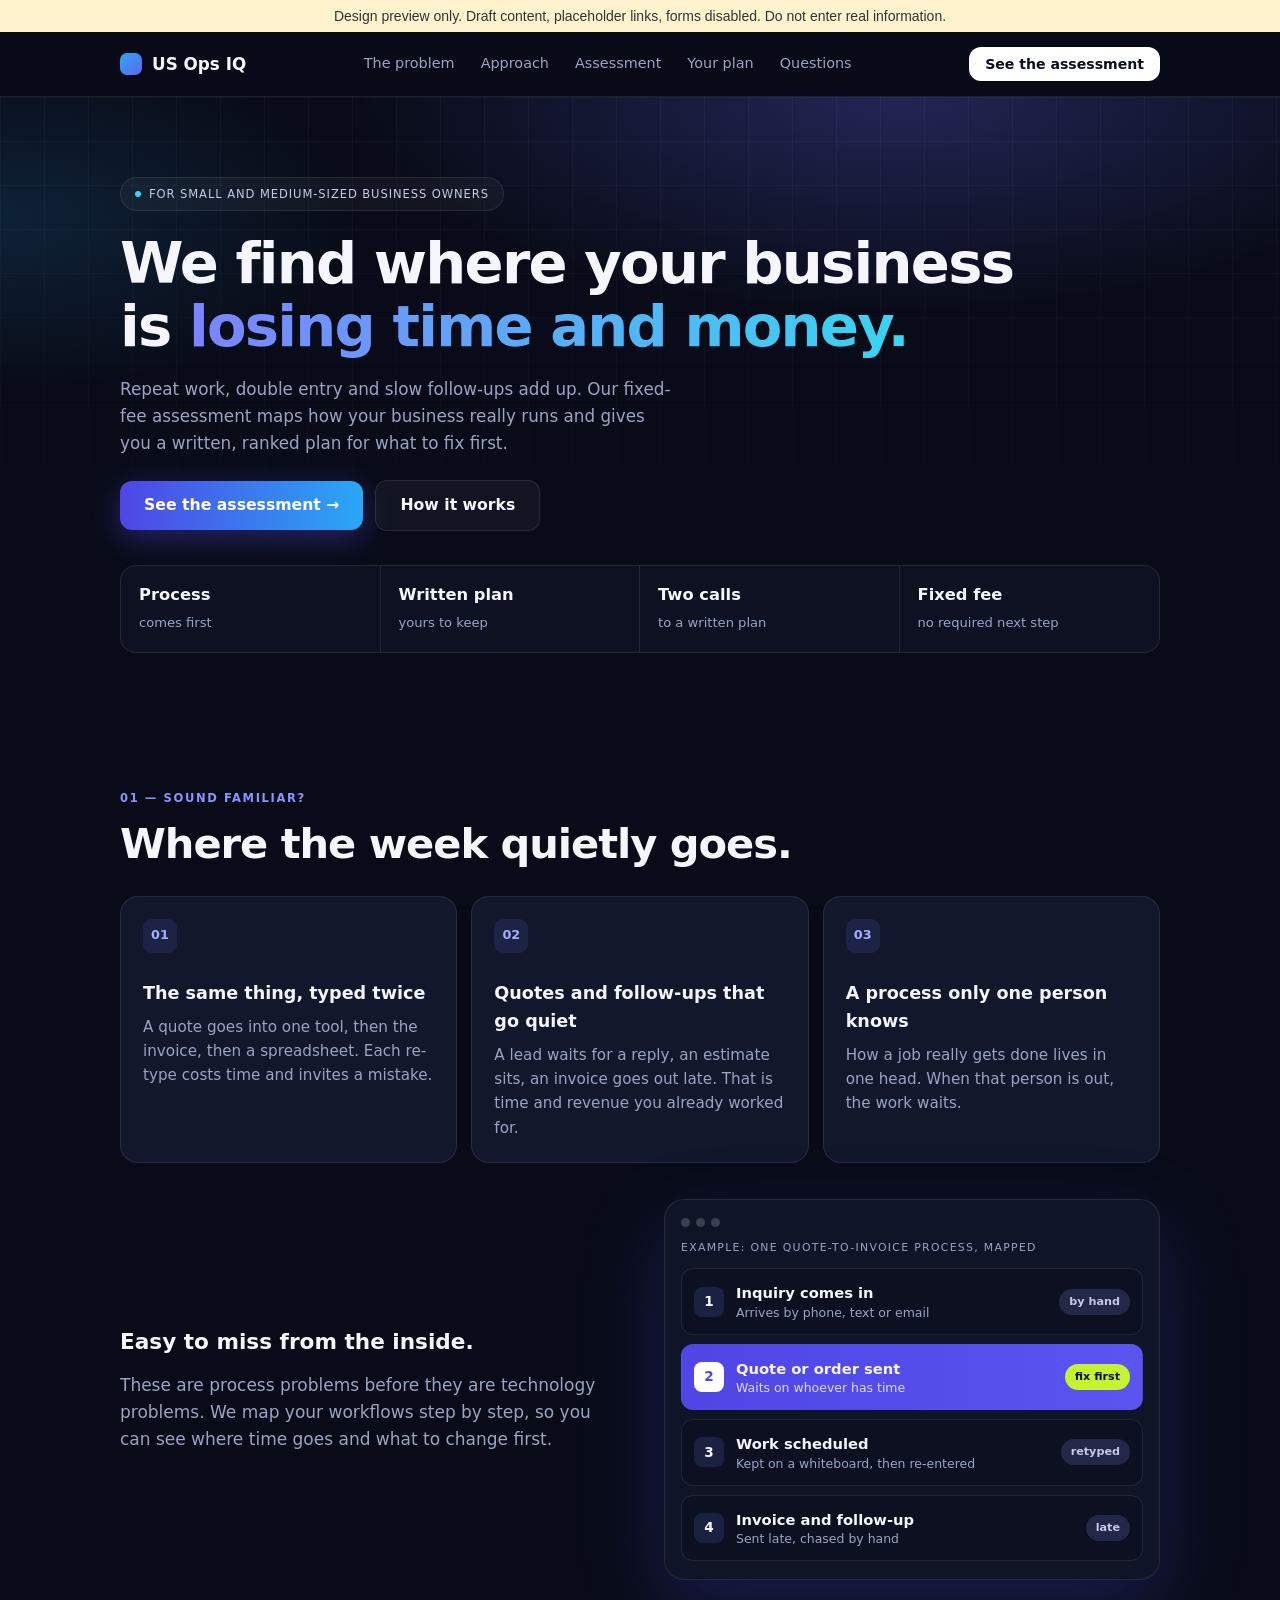
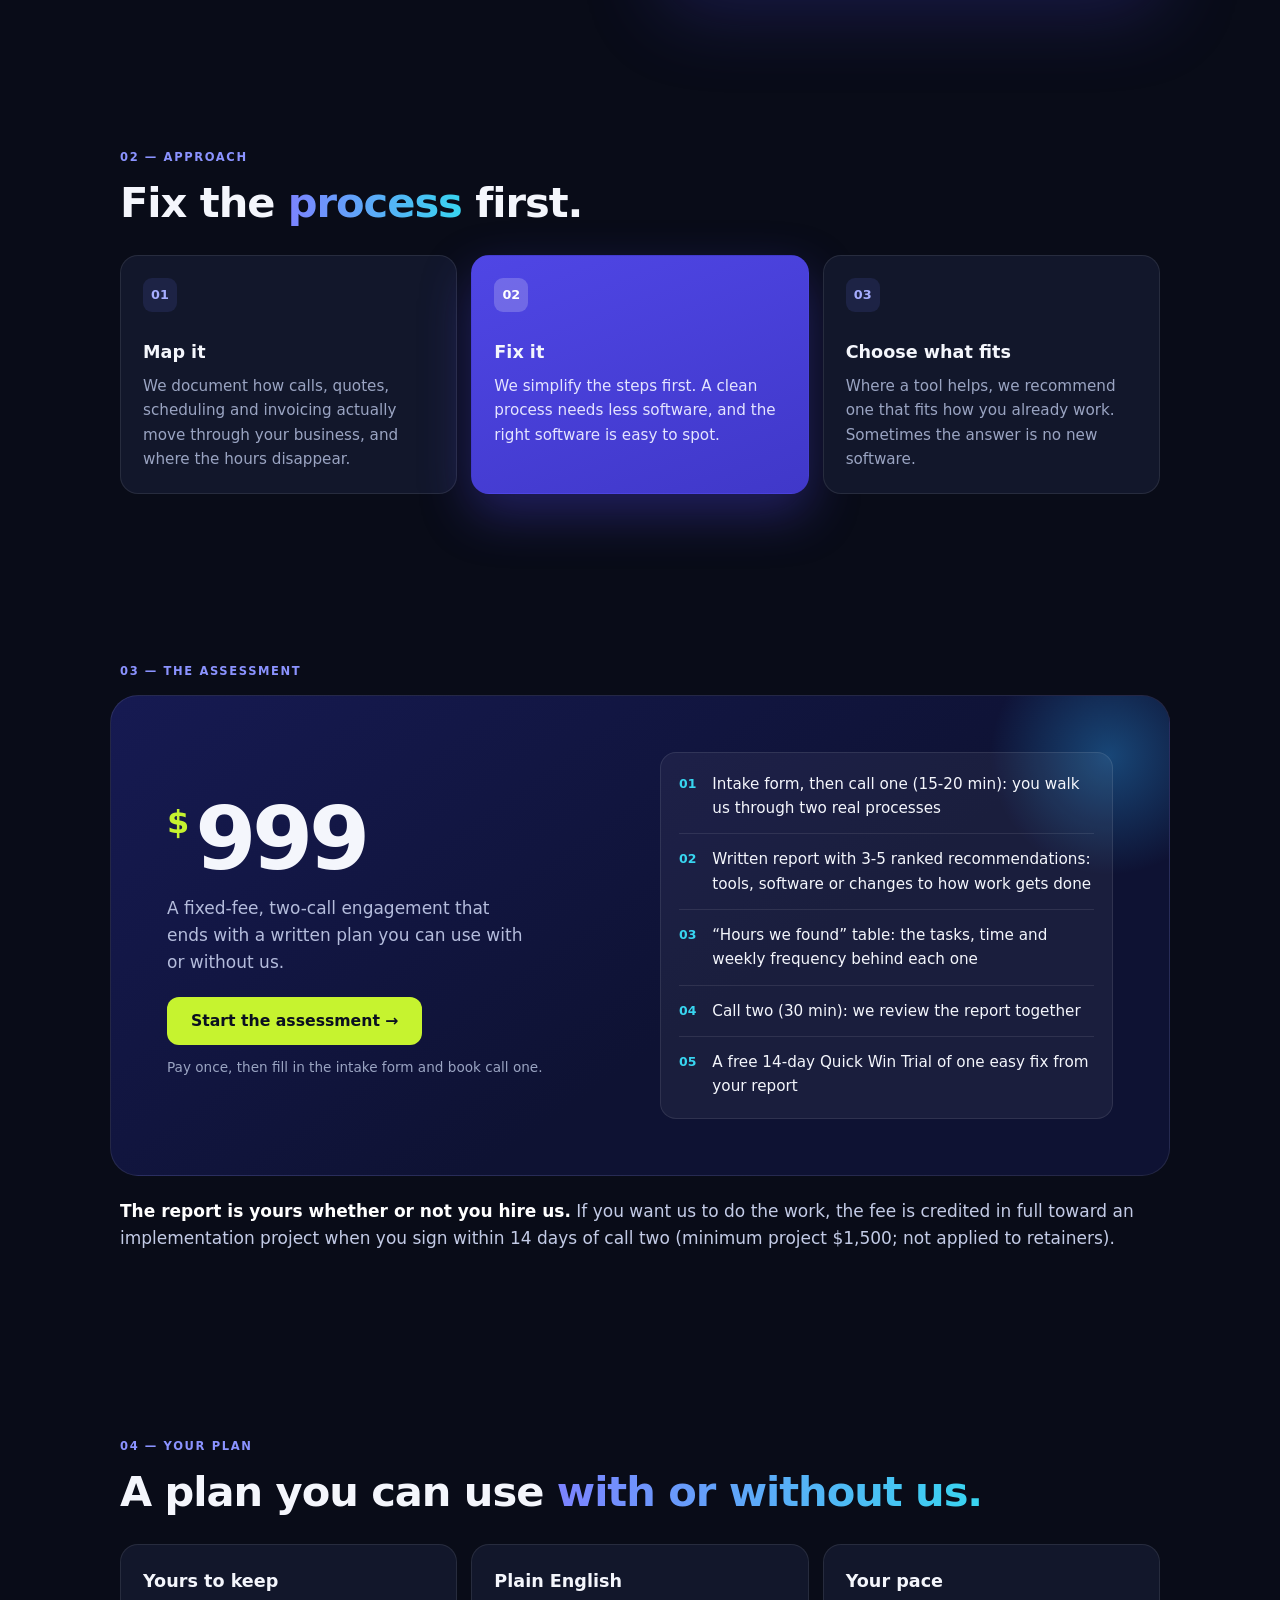
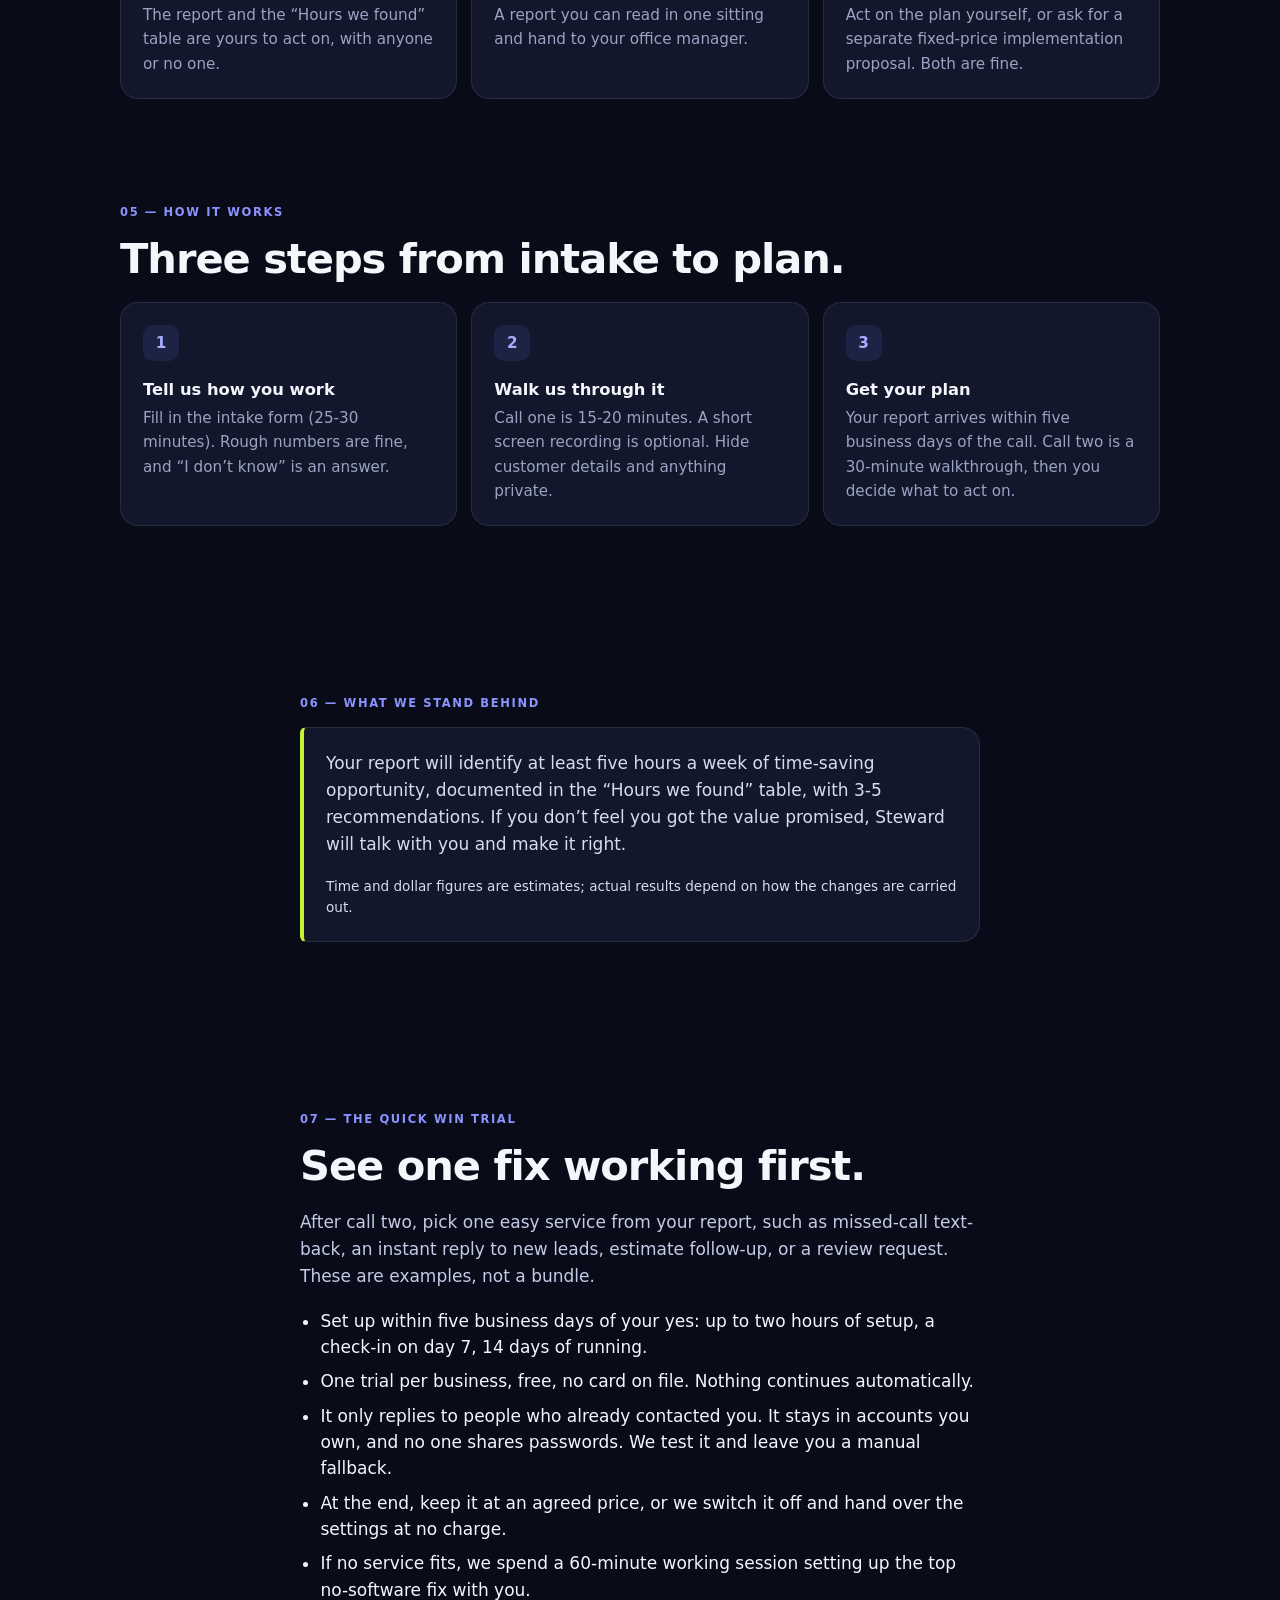
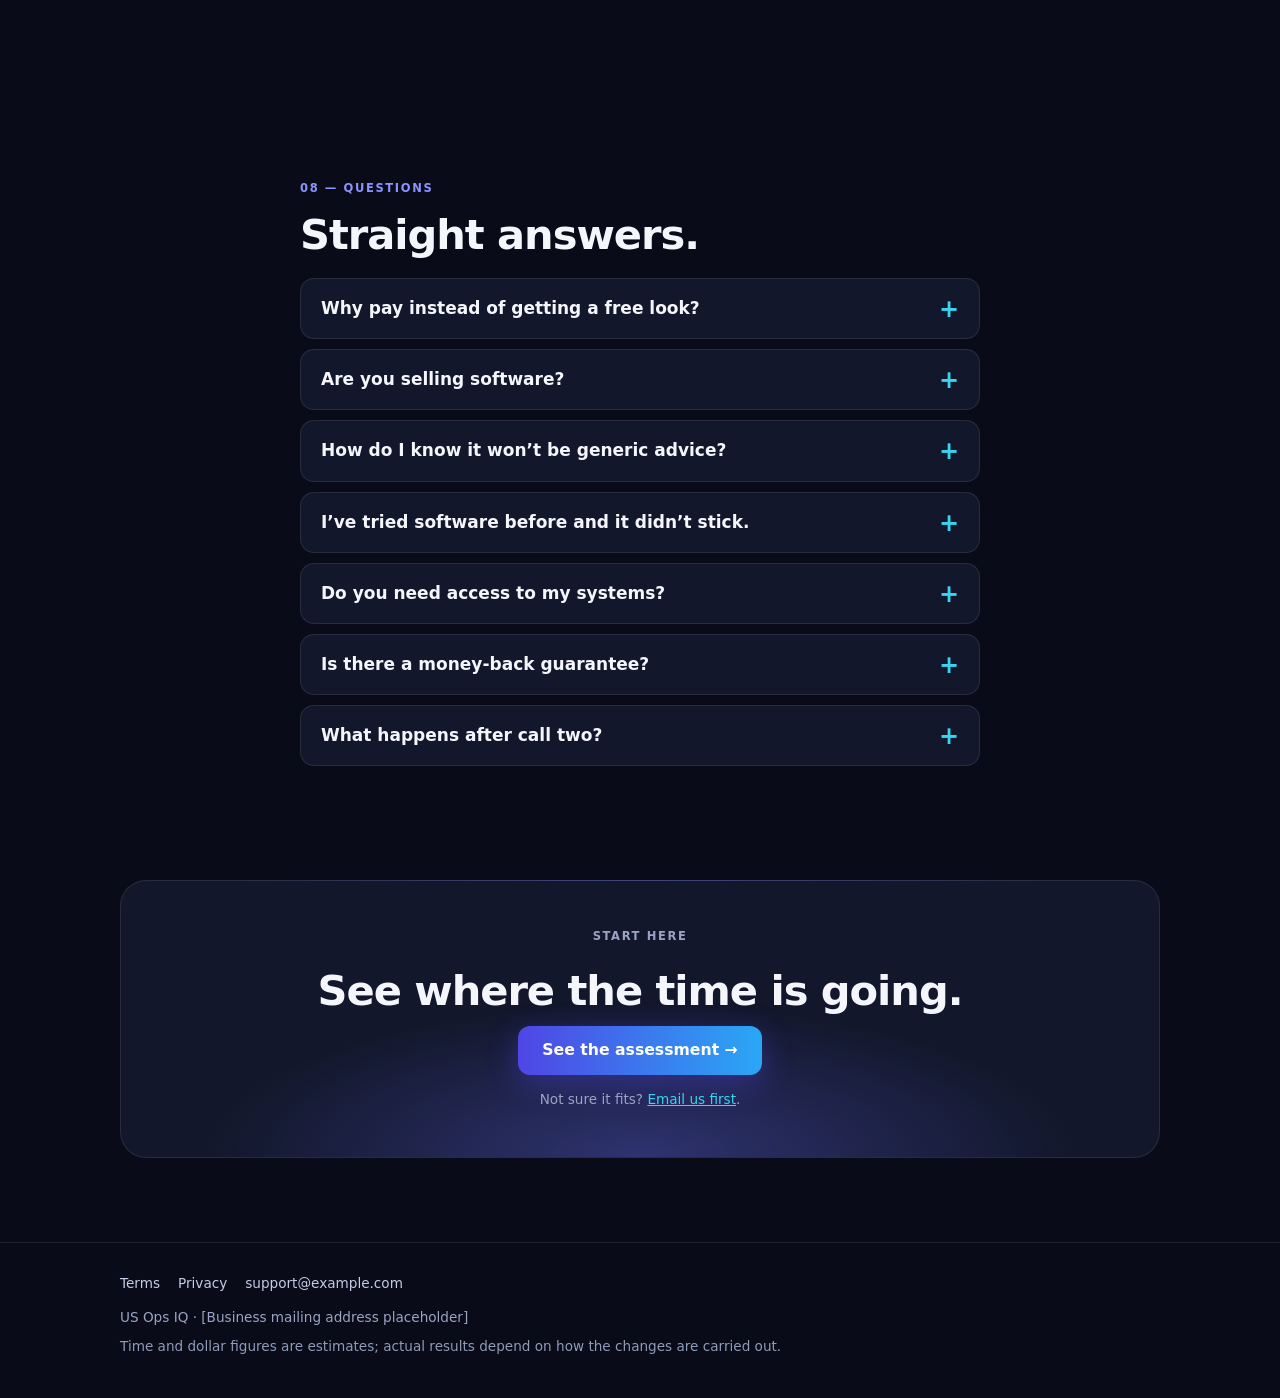
<file: index.html>
<!doctype html>
<html lang="en">
<head>
<meta name="robots" content="noindex,nofollow">
<meta charset="utf-8">
<meta name="viewport" content="width=device-width,initial-scale=1">
<title>US Ops IQ | Find where your business is losing time and money</title>
<meta name="description" content="A fixed-fee assessment for small and medium-sized business owners. We map how your business really runs and give you a written plan for what to fix first.">
<link rel="canonical" href="https://example.com/">
<link rel="stylesheet" href="assets/style.css">
<meta property="og:title" content="US Ops IQ | Find where your business is losing time and money">
<meta property="og:description" content="A fixed-fee operations assessment for small and medium-sized business owners. Two calls, one written plan.">
</head>
<body><div style="background:#fff3cd;color:#333;padding:8px 12px;font:14px sans-serif;text-align:center">Design preview only. Draft content, placeholder links, forms disabled. Do not enter real information.</div>
<header class="site"><div class="wrap">
<a class="brand" href=""><b>US Ops IQ</b></a>
<nav class="top" aria-label="Main"><a href="#familiar">The problem</a><a href="#approach">Approach</a><a href="#assessment">Assessment</a><a href="#plan">Your plan</a><a href="#faq">Questions</a></nav>
<a class="btn small" href="#assessment">See the assessment</a>
</div></header>
<main>
<section class="hero"><div class="wrap">
<div>
<div class="pill">For small and medium-sized business owners</div>
<h1>We find where your business is <span class="grad">losing time and money.</span></h1>
<p class="lead">Repeat work, double entry and slow follow-ups add up. Our fixed-fee assessment maps how your business really runs and gives you a written, ranked plan for what to fix first.</p>
<div class="btns"><a class="btn" href="#assessment">See the assessment &rarr;</a><a class="btn ghost" href="#how">How it works</a></div>
</div>
</div>
<div class="wrap"><div class="stats">
<div><b>Process</b><span>comes first</span></div>
<div><b>Written plan</b><span>yours to keep</span></div>
<div><b>Two calls</b><span>to a written plan</span></div>
<div><b>Fixed fee</b><span>no required next step</span></div>
</div></div>
</section>

<section id="familiar"><div class="wrap">
<p class="eyebrow">01 &mdash; Sound familiar?</p>
<h2>Where the week quietly goes.</h2>
<div class="cards three" style="margin-top:28px">
<div class="card"><span class="num">01</span><h3>The same thing, typed twice</h3><p>A quote goes into one tool, then the invoice, then a spreadsheet. Each re-type costs time and invites a mistake.</p></div>
<div class="card"><span class="num">02</span><h3>Quotes and follow-ups that go quiet</h3><p>A lead waits for a reply, an estimate sits, an invoice goes out late. That is time and revenue you already worked for.</p></div>
<div class="card"><span class="num">03</span><h3>A process only one person knows</h3><p>How a job really gets done lives in one head. When that person is out, the work waits.</p></div>
</div>
<div class="pair"><div><h3 style="font-size:1.35rem;margin:0 0 12px">Easy to miss from the inside.</h3><p style="color:var(--muted);margin:0">These are process problems before they are technology problems. We map your workflows step by step, so you can see where time goes and what to change first.</p></div>
<div class="mapcard" aria-label="Example of a mapped process">
<div class="dots"><i></i><i></i><i></i></div>
<p class="maplabel">Example: one quote-to-invoice process, mapped</p>
<div class="row"><span class="n">1</span><div><b>Inquiry comes in</b><small>Arrives by phone, text or email</small></div><span class="t">by hand</span></div>
<div class="row hot"><span class="n">2</span><div><b>Quote or order sent</b><small>Waits on whoever has time</small></div><span class="t">fix first</span></div>
<div class="row"><span class="n">3</span><div><b>Work scheduled</b><small>Kept on a whiteboard, then re-entered</small></div><span class="t">retyped</span></div>
<div class="row" style="margin-bottom:0"><span class="n">4</span><div><b>Invoice and follow-up</b><small>Sent late, chased by hand</small></div><span class="t">late</span></div>
</div>
</div>
</div></section>
<section id="approach"><div class="wrap">
<p class="eyebrow">02 &mdash; Approach</p>
<h2>Fix the <span class="grad">process</span> first.</h2>
<div class="cards three" style="margin-top:28px">
<div class="card"><span class="num">01</span><h3>Map it</h3><p>We document how calls, quotes, scheduling and invoicing actually move through your business, and where the hours disappear.</p></div>
<div class="card hot"><span class="num">02</span><h3>Fix it</h3><p>We simplify the steps first. A clean process needs less software, and the right software is easy to spot.</p></div>
<div class="card"><span class="num">03</span><h3>Choose what fits</h3><p>Where a tool helps, we recommend one that fits how you already work. Sometimes the answer is no new software.</p></div>
</div>
</div></section>

<section id="assessment"><div class="wrap">
<p class="eyebrow">03 &mdash; The assessment</p>
<div class="block">
<div>
<div class="big"><sup>$</sup><span>999</span></div>
<p class="desc">A fixed-fee, two-call engagement that ends with a written plan you can use with or without us.</p>
<a class="btn lime" href="#preview-only-payment-link">Start the assessment &rarr;</a>
<p class="small" style="margin:12px 0 0;color:#9aa4c2">Pay once, then fill in the intake form and book call one.</p>
</div>
<ol class="inc">
<li><b>01</b>Intake form, then call one (15-20 min): you walk us through two real processes</li>
<li><b>02</b>Written report with 3-5 ranked recommendations: tools, software or changes to how work gets done</li>
<li><b>03</b>&ldquo;Hours we found&rdquo; table: the tasks, time and weekly frequency behind each one</li>
<li><b>04</b>Call two (30 min): we review the report together</li>
<li><b>05</b>A free 14-day Quick Win Trial of one easy fix from your report</li>
</ol>
</div>
<p style="margin-top:22px"><strong style="color:#fff">The report is yours whether or not you hire us.</strong> If you want us to do the work, the fee is credited in full toward an implementation project when you sign within 14 days of call two (minimum project $1,500; not applied to retainers).</p>
</div></section>

<section id="plan"><div class="wrap">
<p class="eyebrow">04 &mdash; Your plan</p>
<h2>A plan you can use <span class="grad">with or without us.</span></h2>
<div class="cards three" style="margin-top:28px">
<div class="card"><h3>Yours to keep</h3><p>The report and the &ldquo;Hours we found&rdquo; table are yours to act on, with anyone or no one.</p></div>
<div class="card"><h3>Plain English</h3><p>A report you can read in one sitting and hand to your office manager.</p></div>
<div class="card"><h3>Your pace</h3><p>Act on the plan yourself, or ask for a separate fixed-price implementation proposal. Both are fine.</p></div>
</div>
</div></section>

<section id="how" style="padding-top:20px"><div class="wrap">
<p class="eyebrow">05 &mdash; How it works</p>
<h2>Three steps from intake to plan.</h2>
<ol class="steps">
<li><span class="n">1</span><strong>Tell us how you work</strong>Fill in the intake form (25-30 minutes). Rough numbers are fine, and &ldquo;I don&rsquo;t know&rdquo; is an answer.</li>
<li><span class="n">2</span><strong>Walk us through it</strong>Call one is 15-20 minutes. A short screen recording is optional. Hide customer details and anything private.</li>
<li><span class="n">3</span><strong>Get your plan</strong>Your report arrives within five business days of the call. Call two is a 30-minute walkthrough, then you decide what to act on.</li>
</ol>
</div></section>

<section id="commitment"><div class="wrap narrow">
<p class="eyebrow">06 &mdash; What we stand behind</p>
<div class="guarantee">
<p style="margin-top:0">Your report will identify at least five hours a week of time-saving opportunity, documented in the &ldquo;Hours we found&rdquo; table, with 3-5 recommendations. If you don&rsquo;t feel you got the value promised, Steward will talk with you and make it right.</p>
<p class="small" style="margin-bottom:0">Time and dollar figures are estimates; actual results depend on how the changes are carried out.</p>
</div>
</div></section>

<section id="trial"><div class="wrap narrow">
<p class="eyebrow">07 &mdash; The Quick Win Trial</p>
<h2>See one fix working first.</h2>
<p>After call two, pick one easy service from your report, such as missed-call text-back, an instant reply to new leads, estimate follow-up, or a review request. These are examples, not a bundle.</p>
<ul class="plain">
<li>Set up within five business days of your yes: up to two hours of setup, a check-in on day 7, 14 days of running.</li>
<li>One trial per business, free, no card on file. Nothing continues automatically.</li>
<li>It only replies to people who already contacted you. It stays in accounts you own, and no one shares passwords. We test it and leave you a manual fallback.</li>
<li>At the end, keep it at an agreed price, or we switch it off and hand over the settings at no charge.</li>
<li>If no service fits, we spend a 60-minute working session setting up the top no-software fix with you.</li>
</ul>
</div></section>

<section id="faq"><div class="wrap narrow">
<p class="eyebrow">08 &mdash; Questions</p>
<h2>Straight answers.</h2>
<details><summary>Why pay instead of getting a free look?</summary><div class="body"><p>A real review takes real work, so the assessment is the product, not a sales pitch. You get a written report, a walkthrough and a trial.</p></div></details>
<details><summary>Are you selling software?</summary><div class="body"><p>No. We start with how the work gets done. The report can recommend tools, software or simple process changes, and any implementation is a separate project you can decline.</p></div></details>
<details><summary>How do I know it won&rsquo;t be generic advice?</summary><div class="body"><p>It is built from your intake, your call and two of your real processes. The &ldquo;Hours we found&rdquo; table shows the tasks, time and frequency behind every number, so you can check our reasoning.</p></div></details>
<details><summary>I&rsquo;ve tried software before and it didn&rsquo;t stick.</summary><div class="body"><p>That is common. We look at the process before the tool, suggest changes that fit what you already use, and name a fallback if a fix breaks.</p></div></details>
<details><summary>Do you need access to my systems?</summary><div class="body"><p>You choose what to show us, and you should hide private information. We don&rsquo;t ask for passwords. Any later access uses accounts you own and can turn off.</p></div></details>
<details><summary>Is there a money-back guarantee?</summary><div class="body"><p>No. What we stand behind is above: a report built from your real work, with at least five hours a week of identified opportunity. If you don&rsquo;t feel you got the value promised, talk with Steward and he will make it right.</p></div></details>
<details><summary>What happens after call two?</summary><div class="body"><p>We offer the trial. You can act on the plan yourself or ask for a fixed-price implementation proposal. There is no required next step.</p></div></details>
</div></section>

<section style="padding-top:20px"><div class="wrap"><div class="ctabox">
<p class="eyebrow">Start here</p>
<h2>See where the time is going.</h2>
<a class="btn" href="#assessment">See the assessment &rarr;</a>
<p class="small" style="margin:14px 0 0">Not sure it fits? <a href="mailto:support@example.com">Email us first</a>.</p>
</div></div></section>
</main>
<footer class="site"><div class="wrap">
<div class="links"><a href="terms/">Terms</a><a href="privacy/">Privacy</a><a href="mailto:support@example.com">support@example.com</a></div>
<div>US Ops IQ &middot; [Business mailing address placeholder]</div>
<div class="small" style="color:#8e9bb8;margin-top:8px">Time and dollar figures are estimates; actual results depend on how the changes are carried out.</div>
</div></footer>
<script>document.querySelectorAll("form").forEach(function(f){f.addEventListener("submit",function(e){e.preventDefault();alert("Preview only: form submission is disabled.");});});</script></body></html>
</file>
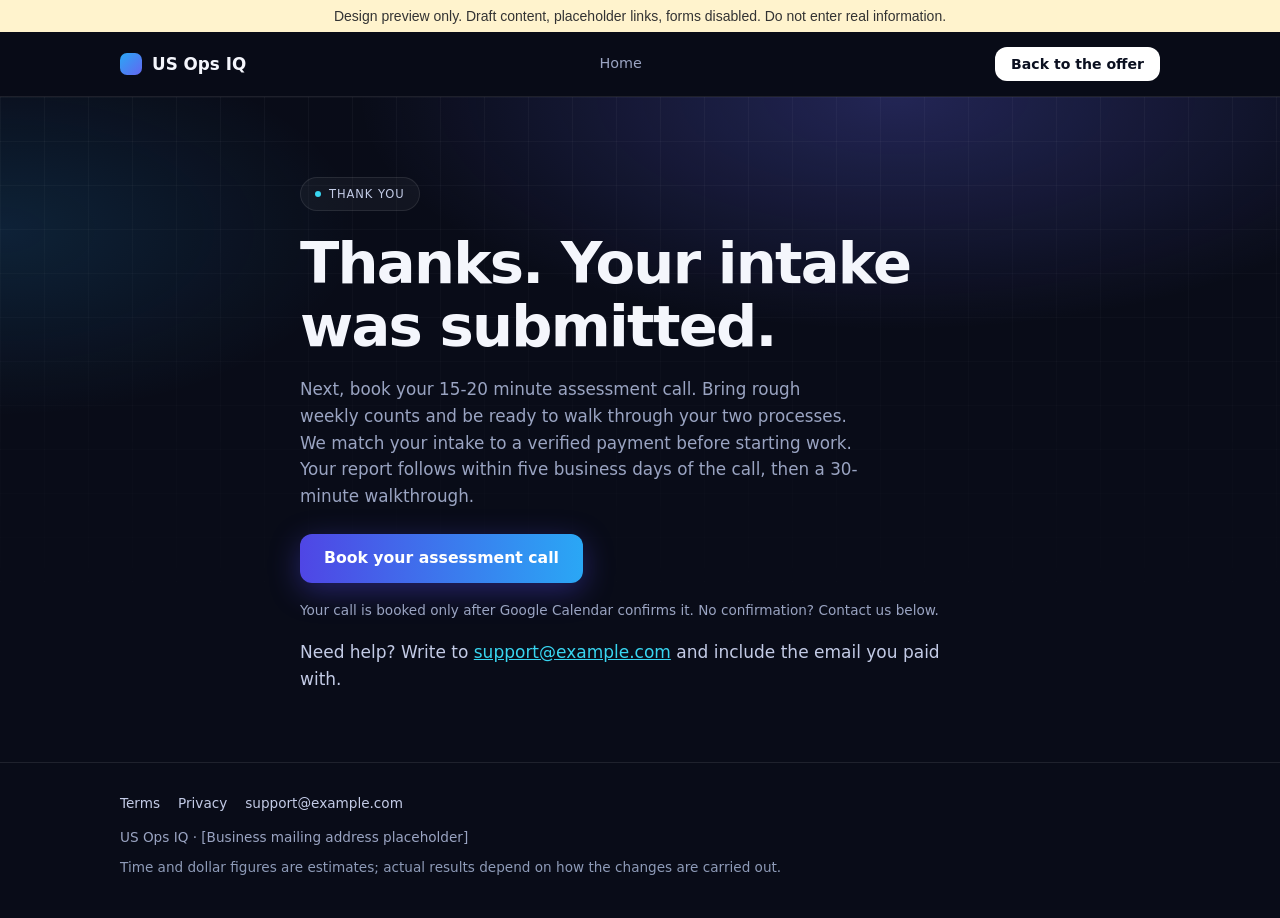
<file: intake-received/index.html>
<!doctype html>
<html lang="en">
<head>
<meta charset="utf-8">
<meta name="viewport" content="width=device-width,initial-scale=1">
<title>Thanks | US Ops IQ</title>
<meta name="description" content="Intake submitted.">
<meta name="robots" content="noindex,nofollow">
<link rel="stylesheet" href="../assets/style.css">
<meta property="og:title" content="Thanks | US Ops IQ">
<meta property="og:description" content="Intake submitted.">
</head>
<body><div style="background:#fff3cd;color:#333;padding:8px 12px;font:14px sans-serif;text-align:center">Design preview only. Draft content, placeholder links, forms disabled. Do not enter real information.</div>
<header class="site"><div class="wrap">
<a class="brand" href="../"><b>US Ops IQ</b></a>
<nav class="top" aria-label="Main"><a href="../">Home</a></nav>
<a class="btn small" href="../#assessment">Back to the offer</a>
</div></header>
<main><section class="hero"><div class="wrap narrow">
<span class="pill">Thank you</span>
<h1>Thanks. Your intake was submitted.</h1>
<p class="lead">Next, book your 15-20 minute assessment call. Bring rough weekly counts and be ready to walk through your two processes. We match your intake to a verified payment before starting work. Your report follows within five business days of the call, then a 30-minute walkthrough.</p>
<p><a class="btn" href="#preview-only-booking-link" rel="noreferrer">Book your assessment call</a></p><p class="small">Your call is booked only after Google Calendar confirms it. No confirmation? Contact us below.</p><p>Need help? Write to <a href="mailto:support@example.com">support@example.com</a> and include the email you paid with.</p>
</div></section></main>
<footer class="site"><div class="wrap">
<div class="links"><a href="../terms/">Terms</a><a href="../privacy/">Privacy</a><a href="mailto:support@example.com">support@example.com</a></div>
<div>US Ops IQ &middot; [Business mailing address placeholder]</div>
<div class="small" style="color:#8e9bb8;margin-top:8px">Time and dollar figures are estimates; actual results depend on how the changes are carried out.</div>
</div></footer>
<script>document.querySelectorAll("form").forEach(function(f){f.addEventListener("submit",function(e){e.preventDefault();alert("Preview only: form submission is disabled.");});});</script></body></html>
</file>
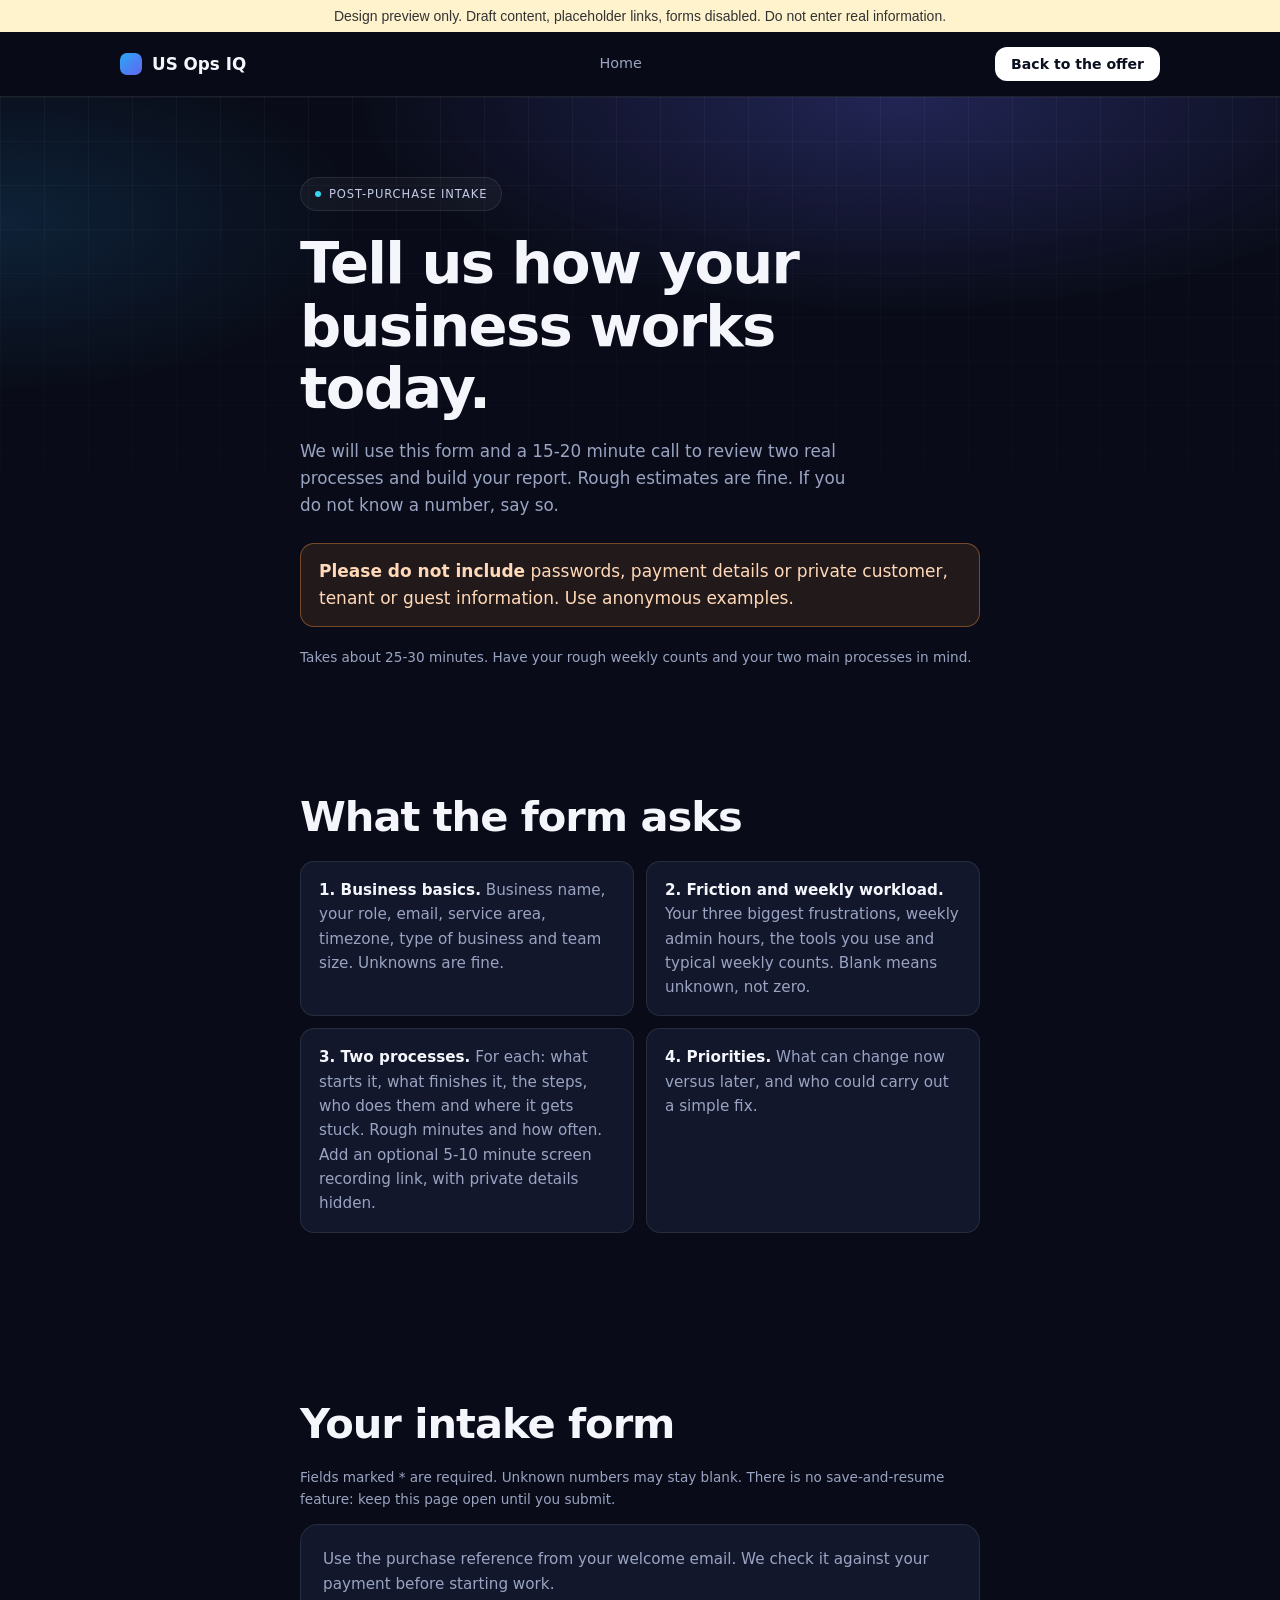
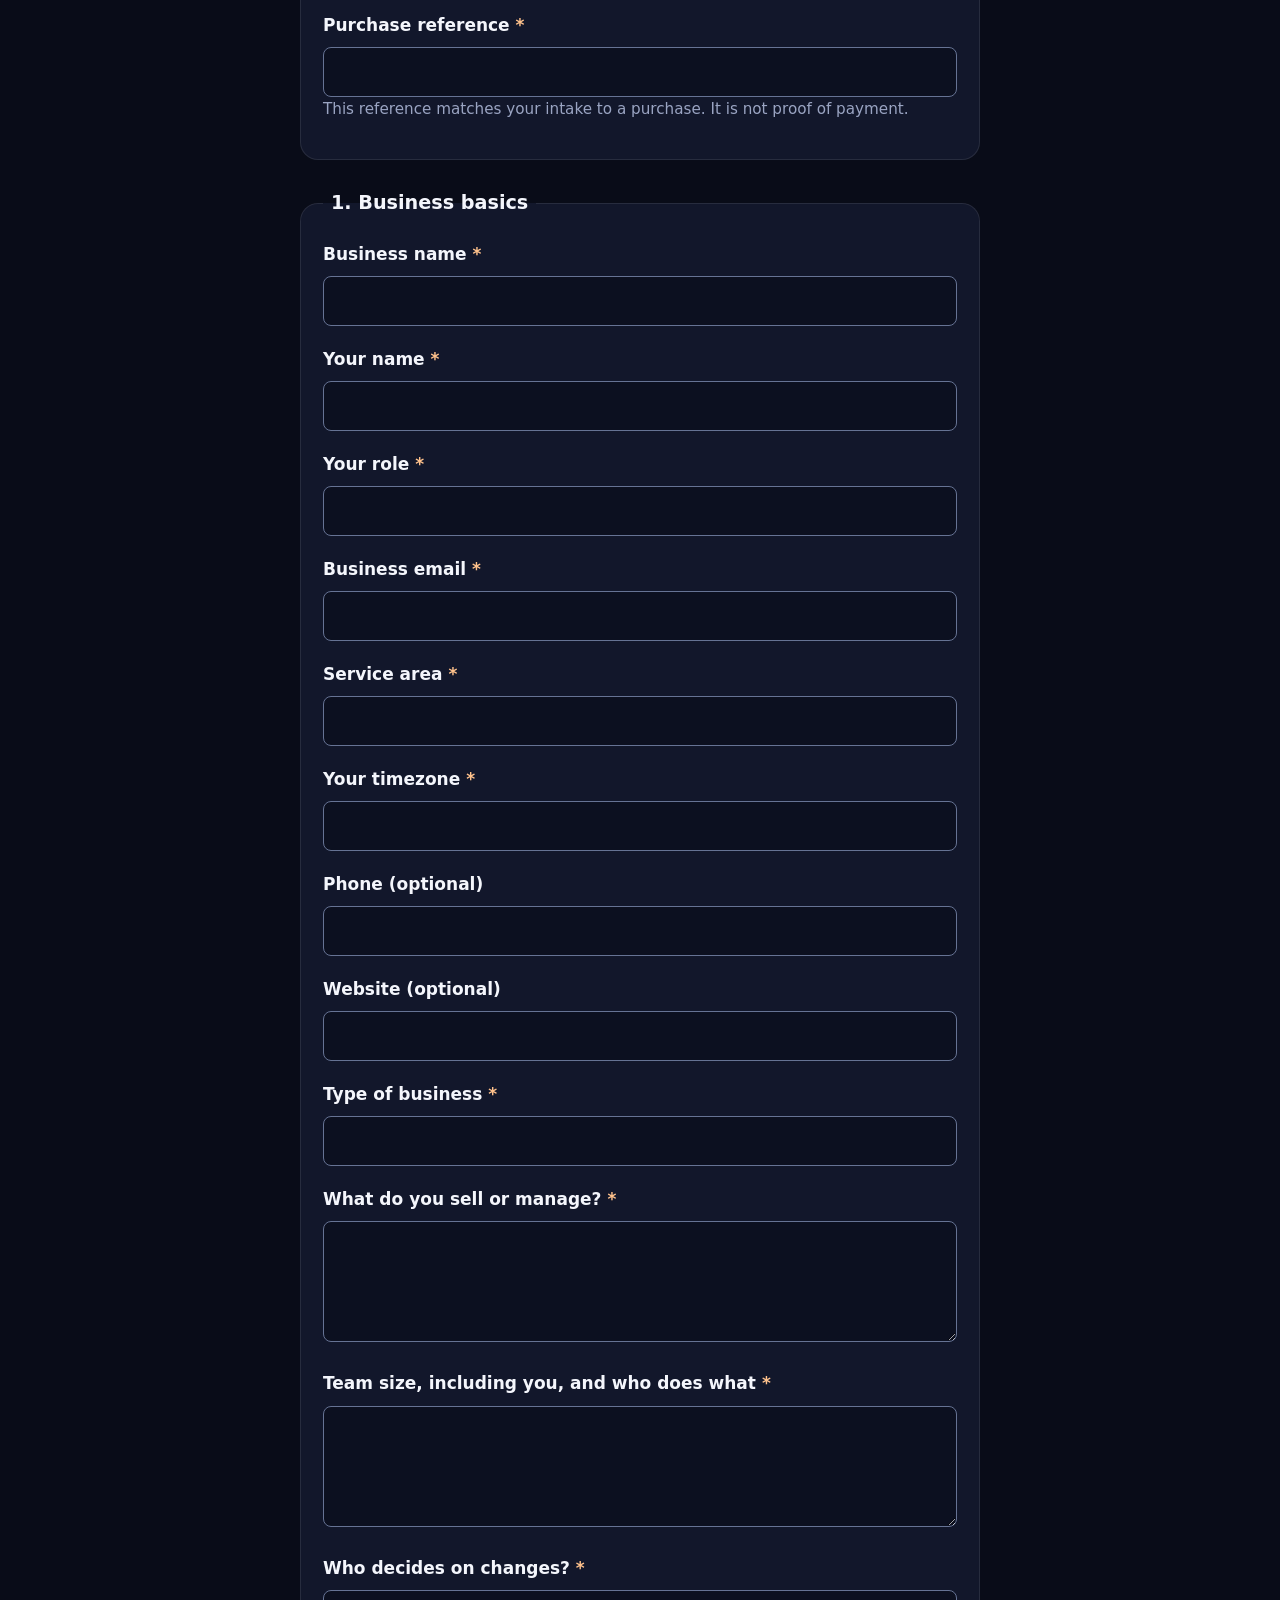
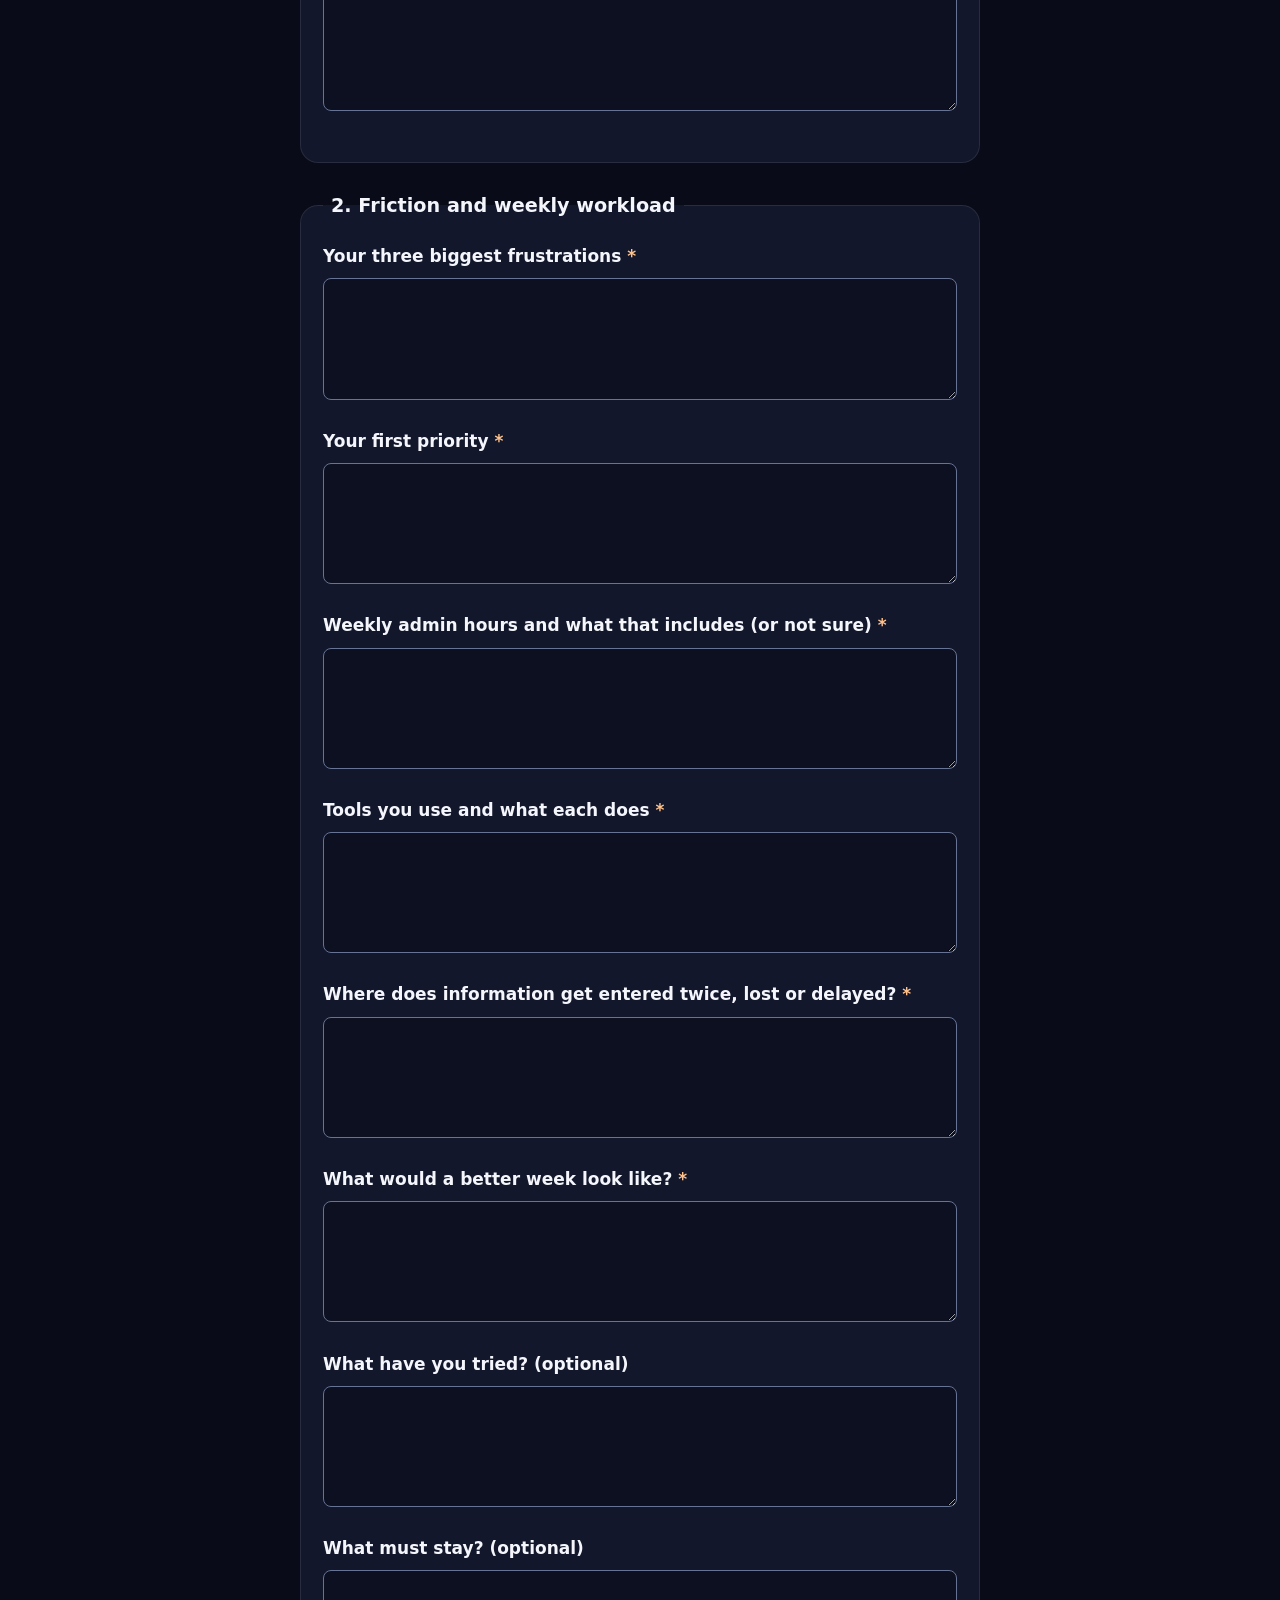
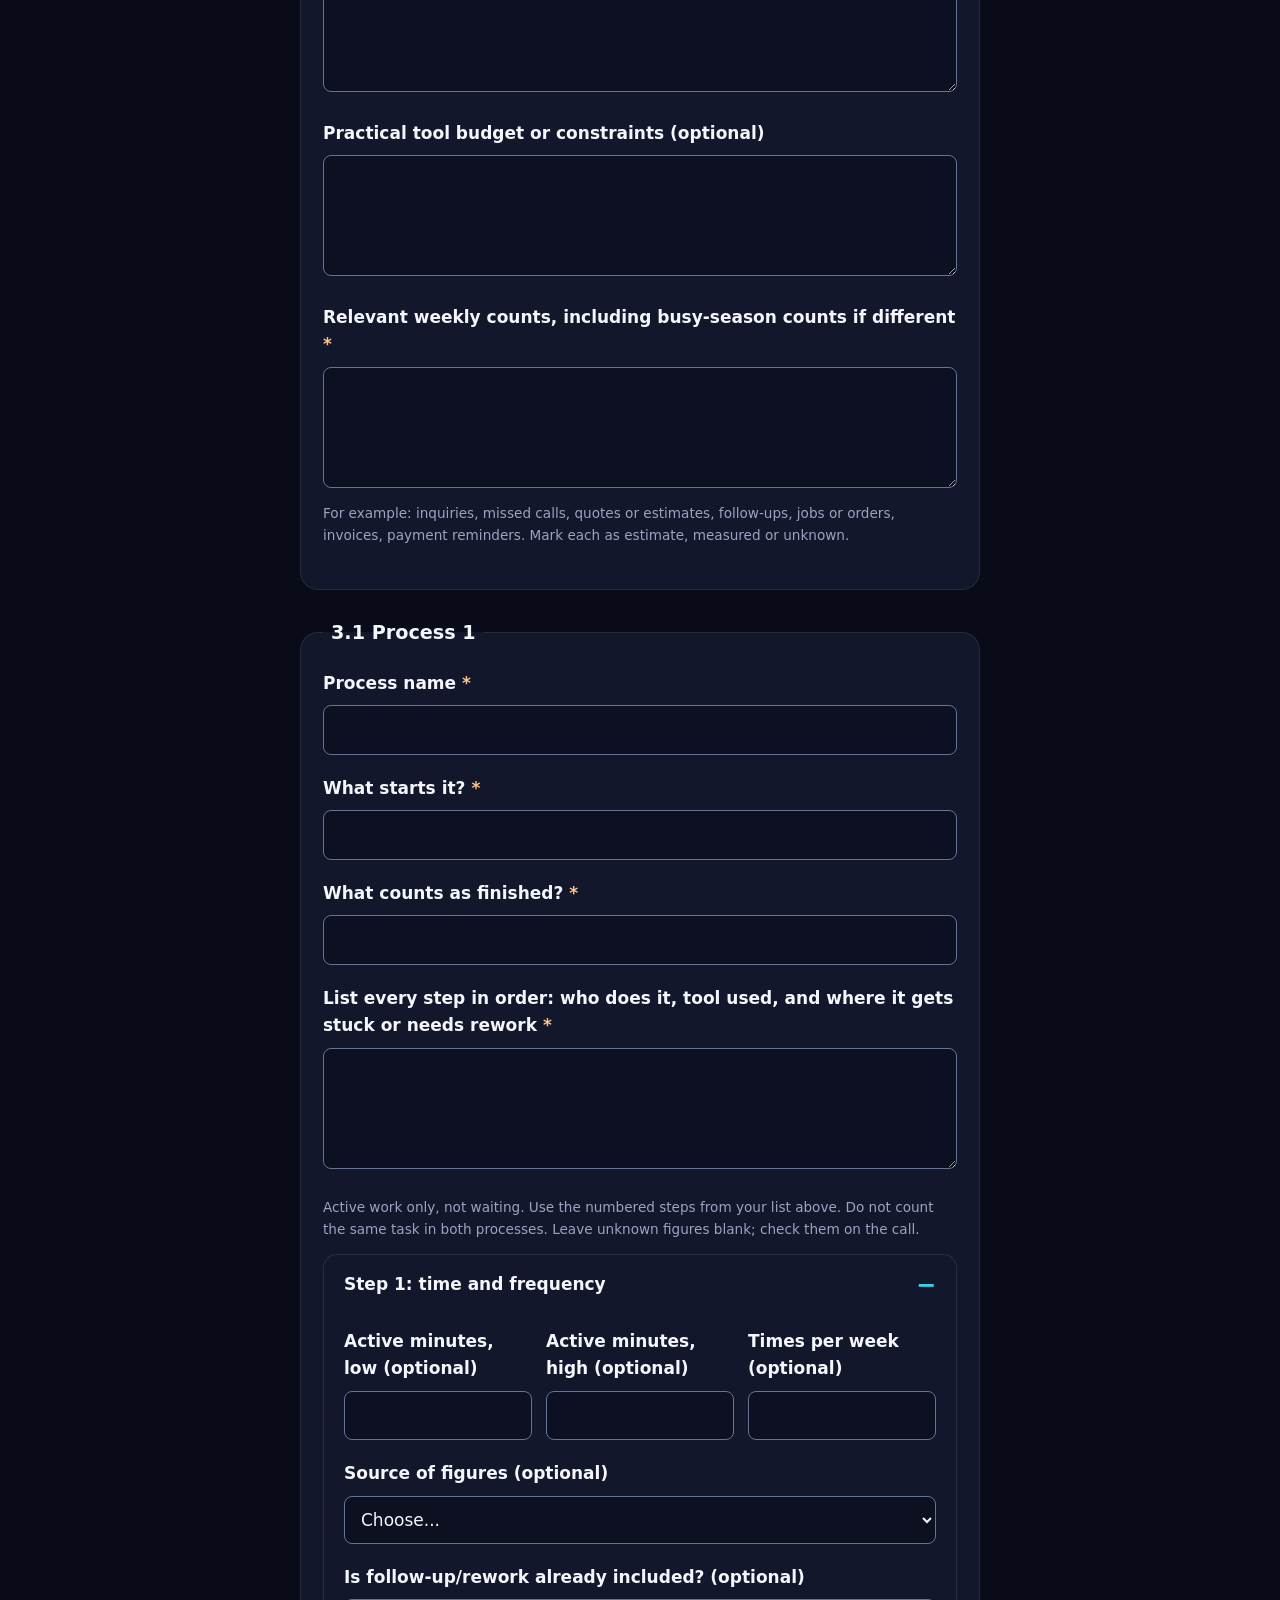
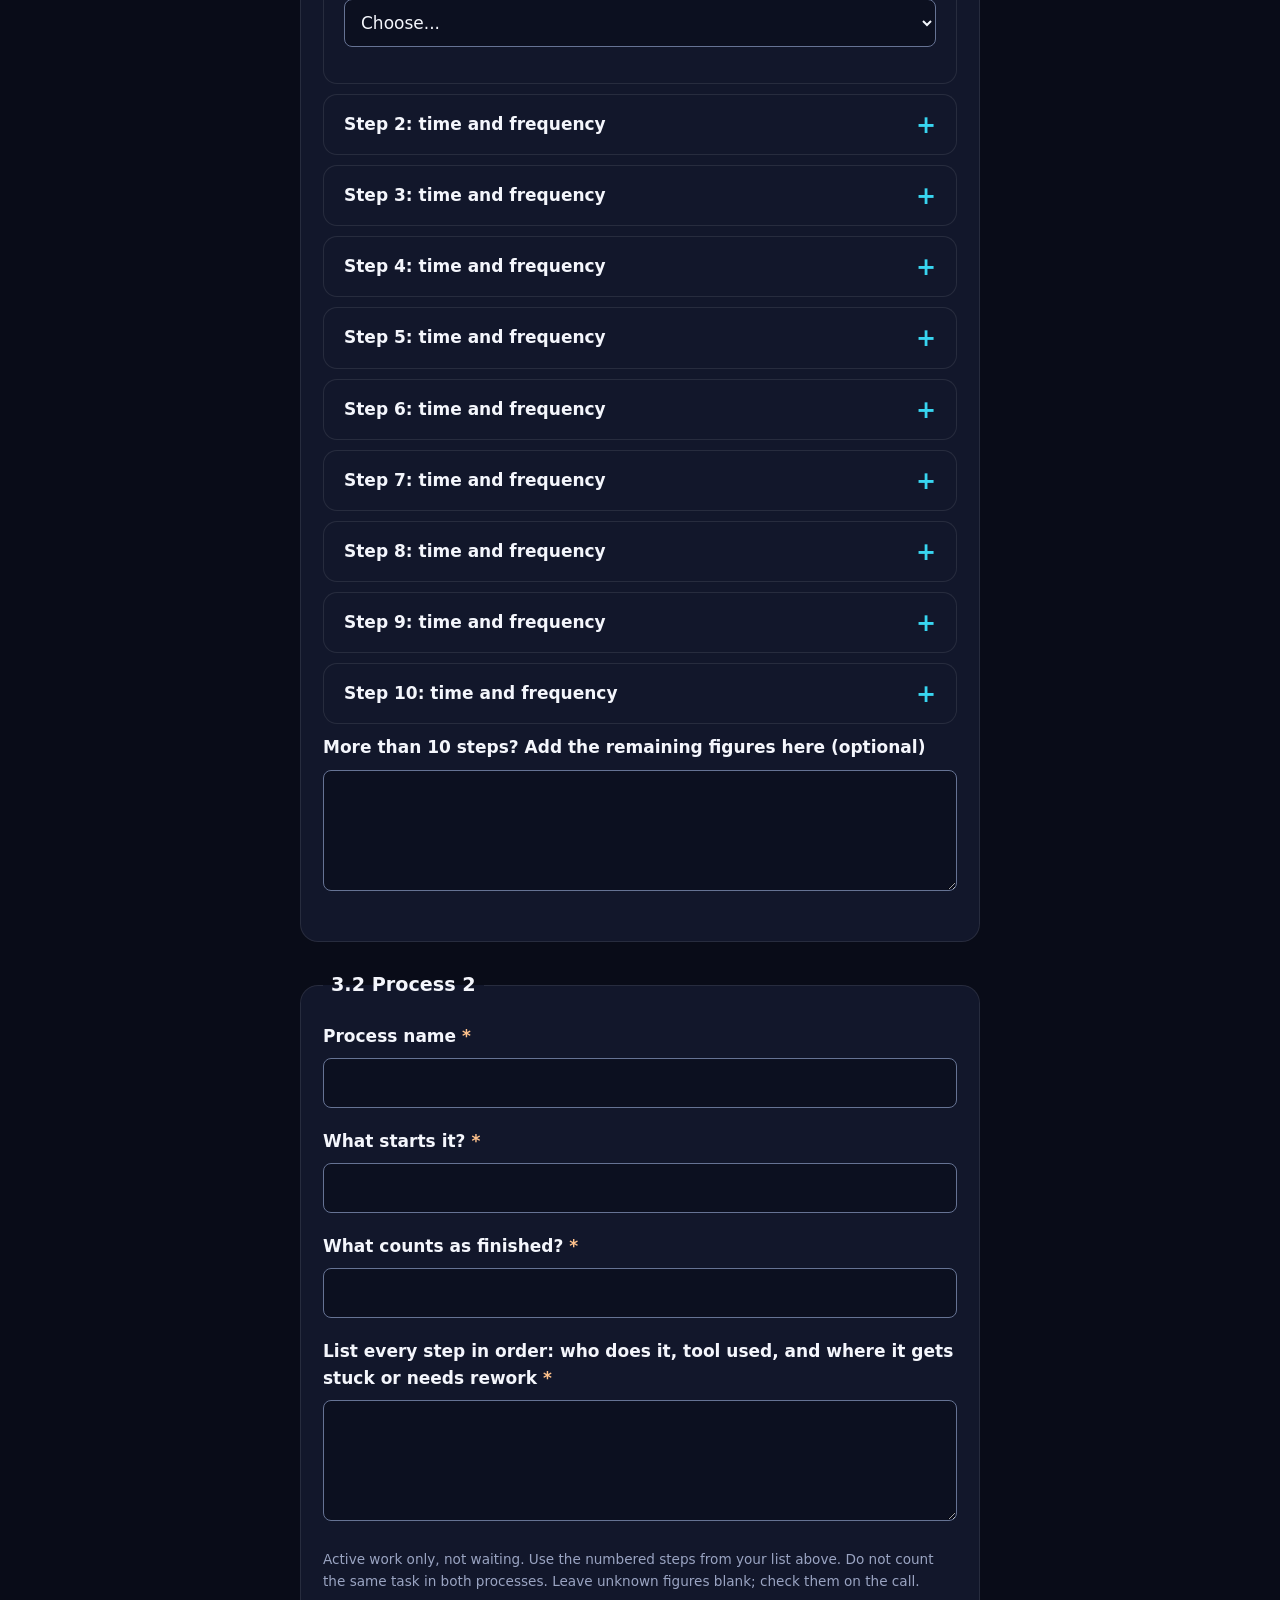
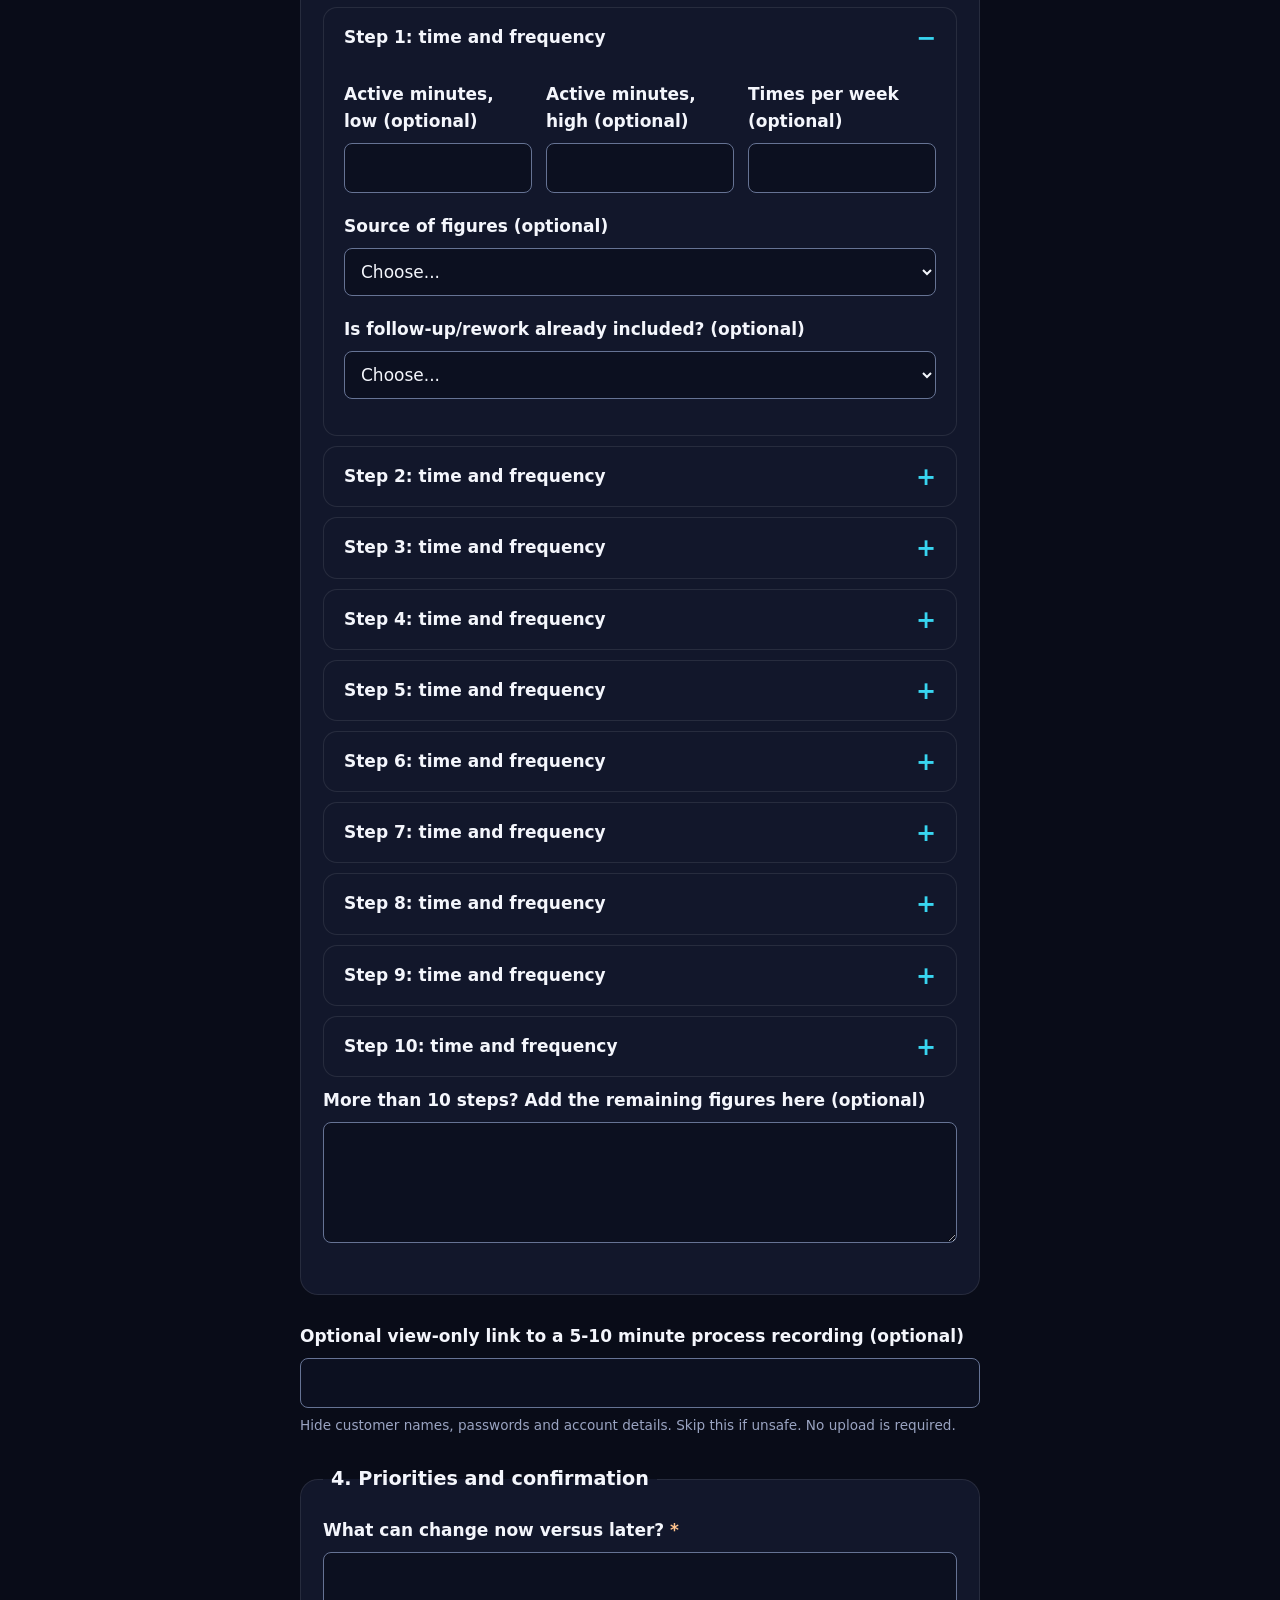
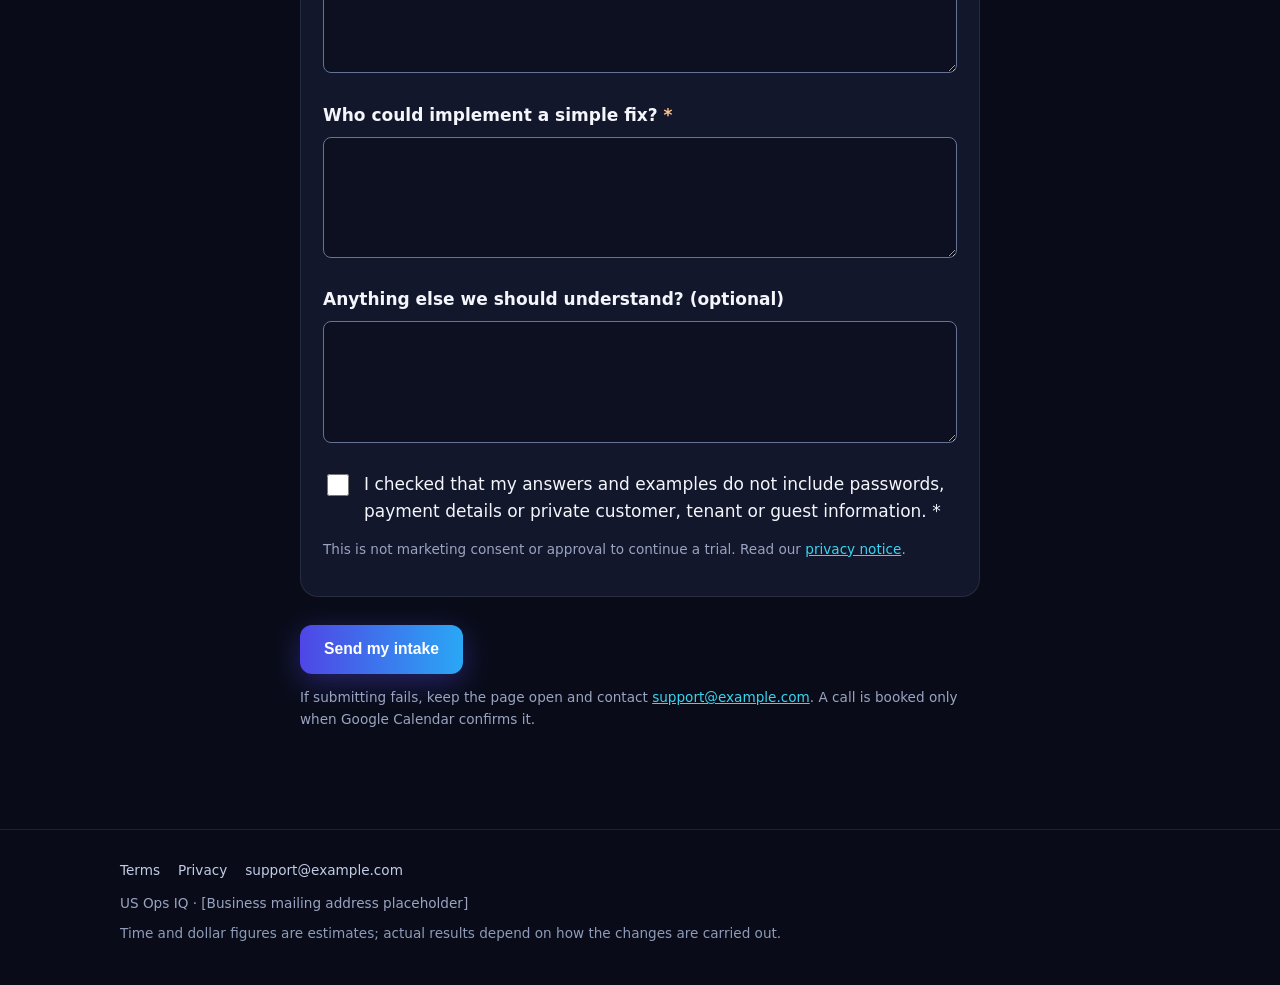
<file: intake/index.html>
<!doctype html>
<html lang="en">
<head>
<meta charset="utf-8">
<meta name="viewport" content="width=device-width,initial-scale=1">
<title>Your intake | US Ops IQ</title>
<meta name="description" content="Complete your US Ops IQ assessment intake.">
<meta name="robots" content="noindex,nofollow">
<link rel="stylesheet" href="../assets/style.css">
<meta property="og:title" content="Your intake | US Ops IQ">
<meta property="og:description" content="Complete your US Ops IQ assessment intake.">
</head>
<body><div style="background:#fff3cd;color:#333;padding:8px 12px;font:14px sans-serif;text-align:center">Design preview only. Draft content, placeholder links, forms disabled. Do not enter real information.</div>
<header class="site"><div class="wrap">
<a class="brand" href="../"><b>US Ops IQ</b></a>
<nav class="top" aria-label="Main"><a href="../">Home</a></nav>
<a class="btn small" href="../#assessment">Back to the offer</a>
</div></header>
<main>
<section class="hero" style="padding-bottom:28px"><div class="wrap narrow">
<span class="pill">Post-purchase intake</span>
<h1>Tell us how your business works today.</h1>
<p class="lead">We will use this form and a 15-20 minute call to review two real processes and build your report. Rough estimates are fine. If you do not know a number, say so.</p>
<div class="warn"><strong>Please do not include</strong> passwords, payment details or private customer, tenant or guest information. Use anonymous examples.</div>
<p class="small">Takes about 25-30 minutes. Have your rough weekly counts and your two main processes in mind.</p>
</div></section>

<section><div class="wrap narrow">
<h2>What the form asks</h2>
<ul class="sections">
<li><b>1. Business basics.</b> Business name, your role, email, service area, timezone, type of business and team size. Unknowns are fine.</li>
<li><b>2. Friction and weekly workload.</b> Your three biggest frustrations, weekly admin hours, the tools you use and typical weekly counts. Blank means unknown, not zero.</li>
<li><b>3. Two processes.</b> For each: what starts it, what finishes it, the steps, who does them and where it gets stuck. Rough minutes and how often. Add an optional 5-10 minute screen recording link, with private details hidden.</li>
<li><b>4. Priorities.</b> What can change now versus later, and who could carry out a simple fix.</li>
</ul>
</div></section>

<section><div class="wrap narrow">
<h2>Your intake form</h2><p class="small">Fields marked * are required. Unknown numbers may stay blank. There is no save-and-resume feature: keep this page open until you submit.</p>
<form name="assessment-intake-v02" method="POST" action="../intake-received/" data-netlify="true" netlify-honeypot="bot-field" id="intake-form">
<input type="hidden" name="form-name" value="assessment-intake-v02"><input type="hidden" name="form_version" value="0.2">
<p class="honeypot" aria-hidden="true"><label>Leave this empty: <input name="bot-field" tabindex="-1" autocomplete="off"></label></p>
<div class="card refcard"><p id="ref-status">Use the purchase reference from your welcome email. We check it against your payment before starting work.</p><div class="field"><label for="purchase_ref">Purchase reference <span class="required">*</span></label><input id="purchase_ref" name="purchase_ref" type="text" required><p class="hint">This reference matches your intake to a purchase. It is not proof of payment.</p></div></div><fieldset><legend>1. Business basics</legend><div class="field"><label for="business_name">Business name <span class="required">*</span></label><input id="business_name" name="business_name" type="text" required></div><div class="field"><label for="contact_name">Your name <span class="required">*</span></label><input id="contact_name" name="contact_name" type="text" required></div><div class="field"><label for="role">Your role <span class="required">*</span></label><input id="role" name="role" type="text" required></div><div class="field"><label for="email">Business email <span class="required">*</span></label><input id="email" name="email" type="email" required></div><div class="field"><label for="service_area">Service area <span class="required">*</span></label><input id="service_area" name="service_area" type="text" required></div><div class="field"><label for="timezone">Your timezone <span class="required">*</span></label><input id="timezone" name="timezone" type="text" required></div><div class="field"><label for="phone">Phone (optional)</label><input id="phone" name="phone" type="tel"></div><div class="field"><label for="website">Website (optional)</label><input id="website" name="website" type="url"></div><div class="field"><label for="business_type">Type of business <span class="required">*</span></label><input id="business_type" name="business_type" type="text" required></div><div class="field"><label for="offer">What do you sell or manage? <span class="required">*</span></label><textarea id="offer" name="offer" rows="4" required></textarea></div><div class="field"><label for="team">Team size, including you, and who does what <span class="required">*</span></label><textarea id="team" name="team" rows="4" required></textarea></div><div class="field"><label for="decision_maker">Who decides on changes? <span class="required">*</span></label><textarea id="decision_maker" name="decision_maker" rows="4" required></textarea></div></fieldset><fieldset><legend>2. Friction and weekly workload</legend><div class="field"><label for="frustrations">Your three biggest frustrations <span class="required">*</span></label><textarea id="frustrations" name="frustrations" rows="4" required></textarea></div><div class="field"><label for="priority">Your first priority <span class="required">*</span></label><textarea id="priority" name="priority" rows="4" required></textarea></div><div class="field"><label for="admin_hours">Weekly admin hours and what that includes (or not sure) <span class="required">*</span></label><textarea id="admin_hours" name="admin_hours" rows="4" required></textarea></div><div class="field"><label for="tools">Tools you use and what each does <span class="required">*</span></label><textarea id="tools" name="tools" rows="4" required></textarea></div><div class="field"><label for="duplication">Where does information get entered twice, lost or delayed? <span class="required">*</span></label><textarea id="duplication" name="duplication" rows="4" required></textarea></div><div class="field"><label for="better_week">What would a better week look like? <span class="required">*</span></label><textarea id="better_week" name="better_week" rows="4" required></textarea></div><div class="field"><label for="tried">What have you tried? (optional)</label><textarea id="tried" name="tried" rows="4"></textarea></div><div class="field"><label for="must_stay">What must stay? (optional)</label><textarea id="must_stay" name="must_stay" rows="4"></textarea></div><div class="field"><label for="budget">Practical tool budget or constraints (optional)</label><textarea id="budget" name="budget" rows="4"></textarea></div><div class="field"><label for="weekly_counts">Relevant weekly counts, including busy-season counts if different <span class="required">*</span></label><textarea id="weekly_counts" name="weekly_counts" rows="4" required></textarea><p class="hint">For example: inquiries, missed calls, quotes or estimates, follow-ups, jobs or orders, invoices, payment reminders. Mark each as estimate, measured or unknown.</p></div></fieldset><fieldset><legend>3.1 Process 1</legend><div class="field"><label for="p1_name">Process name <span class="required">*</span></label><input id="p1_name" name="p1_name" type="text" required></div><div class="field"><label for="p1_start">What starts it? <span class="required">*</span></label><input id="p1_start" name="p1_start" type="text" required></div><div class="field"><label for="p1_finish">What counts as finished? <span class="required">*</span></label><input id="p1_finish" name="p1_finish" type="text" required></div><div class="field"><label for="p1_steps">List every step in order: who does it, tool used, and where it gets stuck or needs rework <span class="required">*</span></label><textarea id="p1_steps" name="p1_steps" rows="4" required></textarea></div><p class="small">Active work only, not waiting. Use the numbered steps from your list above. Do not count the same task in both processes. Leave unknown figures blank; check them on the call.</p><details open><summary>Step 1: time and frequency</summary><div class="body"><div class="fieldgrid"><div class="field"><label for="p1_s1_low">Active minutes, low (optional)</label><input id="p1_s1_low" name="p1_s1_low" type="number" min="0" step="any"></div><div class="field"><label for="p1_s1_high">Active minutes, high (optional)</label><input id="p1_s1_high" name="p1_s1_high" type="number" min="0" step="any"></div><div class="field"><label for="p1_s1_frequency">Times per week (optional)</label><input id="p1_s1_frequency" name="p1_s1_frequency" type="number" min="0" step="any"></div></div><div class="field"><label for="p1_s1_basis">Source of figures (optional)</label><select id="p1_s1_basis" name="p1_s1_basis"><option value="">Choose...</option><option>Estimate</option><option>Records</option><option>Timed example</option><option>To confirm on call</option><option>Not sure</option></select></div><div class="field"><label for="p1_s1_rework">Is follow-up/rework already included? (optional)</label><select id="p1_s1_rework" name="p1_s1_rework"><option value="">Choose...</option><option>Yes</option><option>No</option><option>Not sure</option></select></div></div></details><details><summary>Step 2: time and frequency</summary><div class="body"><div class="fieldgrid"><div class="field"><label for="p1_s2_low">Active minutes, low (optional)</label><input id="p1_s2_low" name="p1_s2_low" type="number" min="0" step="any"></div><div class="field"><label for="p1_s2_high">Active minutes, high (optional)</label><input id="p1_s2_high" name="p1_s2_high" type="number" min="0" step="any"></div><div class="field"><label for="p1_s2_frequency">Times per week (optional)</label><input id="p1_s2_frequency" name="p1_s2_frequency" type="number" min="0" step="any"></div></div><div class="field"><label for="p1_s2_basis">Source of figures (optional)</label><select id="p1_s2_basis" name="p1_s2_basis"><option value="">Choose...</option><option>Estimate</option><option>Records</option><option>Timed example</option><option>To confirm on call</option><option>Not sure</option></select></div><div class="field"><label for="p1_s2_rework">Is follow-up/rework already included? (optional)</label><select id="p1_s2_rework" name="p1_s2_rework"><option value="">Choose...</option><option>Yes</option><option>No</option><option>Not sure</option></select></div></div></details><details><summary>Step 3: time and frequency</summary><div class="body"><div class="fieldgrid"><div class="field"><label for="p1_s3_low">Active minutes, low (optional)</label><input id="p1_s3_low" name="p1_s3_low" type="number" min="0" step="any"></div><div class="field"><label for="p1_s3_high">Active minutes, high (optional)</label><input id="p1_s3_high" name="p1_s3_high" type="number" min="0" step="any"></div><div class="field"><label for="p1_s3_frequency">Times per week (optional)</label><input id="p1_s3_frequency" name="p1_s3_frequency" type="number" min="0" step="any"></div></div><div class="field"><label for="p1_s3_basis">Source of figures (optional)</label><select id="p1_s3_basis" name="p1_s3_basis"><option value="">Choose...</option><option>Estimate</option><option>Records</option><option>Timed example</option><option>To confirm on call</option><option>Not sure</option></select></div><div class="field"><label for="p1_s3_rework">Is follow-up/rework already included? (optional)</label><select id="p1_s3_rework" name="p1_s3_rework"><option value="">Choose...</option><option>Yes</option><option>No</option><option>Not sure</option></select></div></div></details><details><summary>Step 4: time and frequency</summary><div class="body"><div class="fieldgrid"><div class="field"><label for="p1_s4_low">Active minutes, low (optional)</label><input id="p1_s4_low" name="p1_s4_low" type="number" min="0" step="any"></div><div class="field"><label for="p1_s4_high">Active minutes, high (optional)</label><input id="p1_s4_high" name="p1_s4_high" type="number" min="0" step="any"></div><div class="field"><label for="p1_s4_frequency">Times per week (optional)</label><input id="p1_s4_frequency" name="p1_s4_frequency" type="number" min="0" step="any"></div></div><div class="field"><label for="p1_s4_basis">Source of figures (optional)</label><select id="p1_s4_basis" name="p1_s4_basis"><option value="">Choose...</option><option>Estimate</option><option>Records</option><option>Timed example</option><option>To confirm on call</option><option>Not sure</option></select></div><div class="field"><label for="p1_s4_rework">Is follow-up/rework already included? (optional)</label><select id="p1_s4_rework" name="p1_s4_rework"><option value="">Choose...</option><option>Yes</option><option>No</option><option>Not sure</option></select></div></div></details><details><summary>Step 5: time and frequency</summary><div class="body"><div class="fieldgrid"><div class="field"><label for="p1_s5_low">Active minutes, low (optional)</label><input id="p1_s5_low" name="p1_s5_low" type="number" min="0" step="any"></div><div class="field"><label for="p1_s5_high">Active minutes, high (optional)</label><input id="p1_s5_high" name="p1_s5_high" type="number" min="0" step="any"></div><div class="field"><label for="p1_s5_frequency">Times per week (optional)</label><input id="p1_s5_frequency" name="p1_s5_frequency" type="number" min="0" step="any"></div></div><div class="field"><label for="p1_s5_basis">Source of figures (optional)</label><select id="p1_s5_basis" name="p1_s5_basis"><option value="">Choose...</option><option>Estimate</option><option>Records</option><option>Timed example</option><option>To confirm on call</option><option>Not sure</option></select></div><div class="field"><label for="p1_s5_rework">Is follow-up/rework already included? (optional)</label><select id="p1_s5_rework" name="p1_s5_rework"><option value="">Choose...</option><option>Yes</option><option>No</option><option>Not sure</option></select></div></div></details><details><summary>Step 6: time and frequency</summary><div class="body"><div class="fieldgrid"><div class="field"><label for="p1_s6_low">Active minutes, low (optional)</label><input id="p1_s6_low" name="p1_s6_low" type="number" min="0" step="any"></div><div class="field"><label for="p1_s6_high">Active minutes, high (optional)</label><input id="p1_s6_high" name="p1_s6_high" type="number" min="0" step="any"></div><div class="field"><label for="p1_s6_frequency">Times per week (optional)</label><input id="p1_s6_frequency" name="p1_s6_frequency" type="number" min="0" step="any"></div></div><div class="field"><label for="p1_s6_basis">Source of figures (optional)</label><select id="p1_s6_basis" name="p1_s6_basis"><option value="">Choose...</option><option>Estimate</option><option>Records</option><option>Timed example</option><option>To confirm on call</option><option>Not sure</option></select></div><div class="field"><label for="p1_s6_rework">Is follow-up/rework already included? (optional)</label><select id="p1_s6_rework" name="p1_s6_rework"><option value="">Choose...</option><option>Yes</option><option>No</option><option>Not sure</option></select></div></div></details><details><summary>Step 7: time and frequency</summary><div class="body"><div class="fieldgrid"><div class="field"><label for="p1_s7_low">Active minutes, low (optional)</label><input id="p1_s7_low" name="p1_s7_low" type="number" min="0" step="any"></div><div class="field"><label for="p1_s7_high">Active minutes, high (optional)</label><input id="p1_s7_high" name="p1_s7_high" type="number" min="0" step="any"></div><div class="field"><label for="p1_s7_frequency">Times per week (optional)</label><input id="p1_s7_frequency" name="p1_s7_frequency" type="number" min="0" step="any"></div></div><div class="field"><label for="p1_s7_basis">Source of figures (optional)</label><select id="p1_s7_basis" name="p1_s7_basis"><option value="">Choose...</option><option>Estimate</option><option>Records</option><option>Timed example</option><option>To confirm on call</option><option>Not sure</option></select></div><div class="field"><label for="p1_s7_rework">Is follow-up/rework already included? (optional)</label><select id="p1_s7_rework" name="p1_s7_rework"><option value="">Choose...</option><option>Yes</option><option>No</option><option>Not sure</option></select></div></div></details><details><summary>Step 8: time and frequency</summary><div class="body"><div class="fieldgrid"><div class="field"><label for="p1_s8_low">Active minutes, low (optional)</label><input id="p1_s8_low" name="p1_s8_low" type="number" min="0" step="any"></div><div class="field"><label for="p1_s8_high">Active minutes, high (optional)</label><input id="p1_s8_high" name="p1_s8_high" type="number" min="0" step="any"></div><div class="field"><label for="p1_s8_frequency">Times per week (optional)</label><input id="p1_s8_frequency" name="p1_s8_frequency" type="number" min="0" step="any"></div></div><div class="field"><label for="p1_s8_basis">Source of figures (optional)</label><select id="p1_s8_basis" name="p1_s8_basis"><option value="">Choose...</option><option>Estimate</option><option>Records</option><option>Timed example</option><option>To confirm on call</option><option>Not sure</option></select></div><div class="field"><label for="p1_s8_rework">Is follow-up/rework already included? (optional)</label><select id="p1_s8_rework" name="p1_s8_rework"><option value="">Choose...</option><option>Yes</option><option>No</option><option>Not sure</option></select></div></div></details><details><summary>Step 9: time and frequency</summary><div class="body"><div class="fieldgrid"><div class="field"><label for="p1_s9_low">Active minutes, low (optional)</label><input id="p1_s9_low" name="p1_s9_low" type="number" min="0" step="any"></div><div class="field"><label for="p1_s9_high">Active minutes, high (optional)</label><input id="p1_s9_high" name="p1_s9_high" type="number" min="0" step="any"></div><div class="field"><label for="p1_s9_frequency">Times per week (optional)</label><input id="p1_s9_frequency" name="p1_s9_frequency" type="number" min="0" step="any"></div></div><div class="field"><label for="p1_s9_basis">Source of figures (optional)</label><select id="p1_s9_basis" name="p1_s9_basis"><option value="">Choose...</option><option>Estimate</option><option>Records</option><option>Timed example</option><option>To confirm on call</option><option>Not sure</option></select></div><div class="field"><label for="p1_s9_rework">Is follow-up/rework already included? (optional)</label><select id="p1_s9_rework" name="p1_s9_rework"><option value="">Choose...</option><option>Yes</option><option>No</option><option>Not sure</option></select></div></div></details><details><summary>Step 10: time and frequency</summary><div class="body"><div class="fieldgrid"><div class="field"><label for="p1_s10_low">Active minutes, low (optional)</label><input id="p1_s10_low" name="p1_s10_low" type="number" min="0" step="any"></div><div class="field"><label for="p1_s10_high">Active minutes, high (optional)</label><input id="p1_s10_high" name="p1_s10_high" type="number" min="0" step="any"></div><div class="field"><label for="p1_s10_frequency">Times per week (optional)</label><input id="p1_s10_frequency" name="p1_s10_frequency" type="number" min="0" step="any"></div></div><div class="field"><label for="p1_s10_basis">Source of figures (optional)</label><select id="p1_s10_basis" name="p1_s10_basis"><option value="">Choose...</option><option>Estimate</option><option>Records</option><option>Timed example</option><option>To confirm on call</option><option>Not sure</option></select></div><div class="field"><label for="p1_s10_rework">Is follow-up/rework already included? (optional)</label><select id="p1_s10_rework" name="p1_s10_rework"><option value="">Choose...</option><option>Yes</option><option>No</option><option>Not sure</option></select></div></div></details><div class="field"><label for="p1_more">More than 10 steps? Add the remaining figures here (optional)</label><textarea id="p1_more" name="p1_more" rows="4"></textarea></div></fieldset><fieldset><legend>3.2 Process 2</legend><div class="field"><label for="p2_name">Process name <span class="required">*</span></label><input id="p2_name" name="p2_name" type="text" required></div><div class="field"><label for="p2_start">What starts it? <span class="required">*</span></label><input id="p2_start" name="p2_start" type="text" required></div><div class="field"><label for="p2_finish">What counts as finished? <span class="required">*</span></label><input id="p2_finish" name="p2_finish" type="text" required></div><div class="field"><label for="p2_steps">List every step in order: who does it, tool used, and where it gets stuck or needs rework <span class="required">*</span></label><textarea id="p2_steps" name="p2_steps" rows="4" required></textarea></div><p class="small">Active work only, not waiting. Use the numbered steps from your list above. Do not count the same task in both processes. Leave unknown figures blank; check them on the call.</p><details open><summary>Step 1: time and frequency</summary><div class="body"><div class="fieldgrid"><div class="field"><label for="p2_s1_low">Active minutes, low (optional)</label><input id="p2_s1_low" name="p2_s1_low" type="number" min="0" step="any"></div><div class="field"><label for="p2_s1_high">Active minutes, high (optional)</label><input id="p2_s1_high" name="p2_s1_high" type="number" min="0" step="any"></div><div class="field"><label for="p2_s1_frequency">Times per week (optional)</label><input id="p2_s1_frequency" name="p2_s1_frequency" type="number" min="0" step="any"></div></div><div class="field"><label for="p2_s1_basis">Source of figures (optional)</label><select id="p2_s1_basis" name="p2_s1_basis"><option value="">Choose...</option><option>Estimate</option><option>Records</option><option>Timed example</option><option>To confirm on call</option><option>Not sure</option></select></div><div class="field"><label for="p2_s1_rework">Is follow-up/rework already included? (optional)</label><select id="p2_s1_rework" name="p2_s1_rework"><option value="">Choose...</option><option>Yes</option><option>No</option><option>Not sure</option></select></div></div></details><details><summary>Step 2: time and frequency</summary><div class="body"><div class="fieldgrid"><div class="field"><label for="p2_s2_low">Active minutes, low (optional)</label><input id="p2_s2_low" name="p2_s2_low" type="number" min="0" step="any"></div><div class="field"><label for="p2_s2_high">Active minutes, high (optional)</label><input id="p2_s2_high" name="p2_s2_high" type="number" min="0" step="any"></div><div class="field"><label for="p2_s2_frequency">Times per week (optional)</label><input id="p2_s2_frequency" name="p2_s2_frequency" type="number" min="0" step="any"></div></div><div class="field"><label for="p2_s2_basis">Source of figures (optional)</label><select id="p2_s2_basis" name="p2_s2_basis"><option value="">Choose...</option><option>Estimate</option><option>Records</option><option>Timed example</option><option>To confirm on call</option><option>Not sure</option></select></div><div class="field"><label for="p2_s2_rework">Is follow-up/rework already included? (optional)</label><select id="p2_s2_rework" name="p2_s2_rework"><option value="">Choose...</option><option>Yes</option><option>No</option><option>Not sure</option></select></div></div></details><details><summary>Step 3: time and frequency</summary><div class="body"><div class="fieldgrid"><div class="field"><label for="p2_s3_low">Active minutes, low (optional)</label><input id="p2_s3_low" name="p2_s3_low" type="number" min="0" step="any"></div><div class="field"><label for="p2_s3_high">Active minutes, high (optional)</label><input id="p2_s3_high" name="p2_s3_high" type="number" min="0" step="any"></div><div class="field"><label for="p2_s3_frequency">Times per week (optional)</label><input id="p2_s3_frequency" name="p2_s3_frequency" type="number" min="0" step="any"></div></div><div class="field"><label for="p2_s3_basis">Source of figures (optional)</label><select id="p2_s3_basis" name="p2_s3_basis"><option value="">Choose...</option><option>Estimate</option><option>Records</option><option>Timed example</option><option>To confirm on call</option><option>Not sure</option></select></div><div class="field"><label for="p2_s3_rework">Is follow-up/rework already included? (optional)</label><select id="p2_s3_rework" name="p2_s3_rework"><option value="">Choose...</option><option>Yes</option><option>No</option><option>Not sure</option></select></div></div></details><details><summary>Step 4: time and frequency</summary><div class="body"><div class="fieldgrid"><div class="field"><label for="p2_s4_low">Active minutes, low (optional)</label><input id="p2_s4_low" name="p2_s4_low" type="number" min="0" step="any"></div><div class="field"><label for="p2_s4_high">Active minutes, high (optional)</label><input id="p2_s4_high" name="p2_s4_high" type="number" min="0" step="any"></div><div class="field"><label for="p2_s4_frequency">Times per week (optional)</label><input id="p2_s4_frequency" name="p2_s4_frequency" type="number" min="0" step="any"></div></div><div class="field"><label for="p2_s4_basis">Source of figures (optional)</label><select id="p2_s4_basis" name="p2_s4_basis"><option value="">Choose...</option><option>Estimate</option><option>Records</option><option>Timed example</option><option>To confirm on call</option><option>Not sure</option></select></div><div class="field"><label for="p2_s4_rework">Is follow-up/rework already included? (optional)</label><select id="p2_s4_rework" name="p2_s4_rework"><option value="">Choose...</option><option>Yes</option><option>No</option><option>Not sure</option></select></div></div></details><details><summary>Step 5: time and frequency</summary><div class="body"><div class="fieldgrid"><div class="field"><label for="p2_s5_low">Active minutes, low (optional)</label><input id="p2_s5_low" name="p2_s5_low" type="number" min="0" step="any"></div><div class="field"><label for="p2_s5_high">Active minutes, high (optional)</label><input id="p2_s5_high" name="p2_s5_high" type="number" min="0" step="any"></div><div class="field"><label for="p2_s5_frequency">Times per week (optional)</label><input id="p2_s5_frequency" name="p2_s5_frequency" type="number" min="0" step="any"></div></div><div class="field"><label for="p2_s5_basis">Source of figures (optional)</label><select id="p2_s5_basis" name="p2_s5_basis"><option value="">Choose...</option><option>Estimate</option><option>Records</option><option>Timed example</option><option>To confirm on call</option><option>Not sure</option></select></div><div class="field"><label for="p2_s5_rework">Is follow-up/rework already included? (optional)</label><select id="p2_s5_rework" name="p2_s5_rework"><option value="">Choose...</option><option>Yes</option><option>No</option><option>Not sure</option></select></div></div></details><details><summary>Step 6: time and frequency</summary><div class="body"><div class="fieldgrid"><div class="field"><label for="p2_s6_low">Active minutes, low (optional)</label><input id="p2_s6_low" name="p2_s6_low" type="number" min="0" step="any"></div><div class="field"><label for="p2_s6_high">Active minutes, high (optional)</label><input id="p2_s6_high" name="p2_s6_high" type="number" min="0" step="any"></div><div class="field"><label for="p2_s6_frequency">Times per week (optional)</label><input id="p2_s6_frequency" name="p2_s6_frequency" type="number" min="0" step="any"></div></div><div class="field"><label for="p2_s6_basis">Source of figures (optional)</label><select id="p2_s6_basis" name="p2_s6_basis"><option value="">Choose...</option><option>Estimate</option><option>Records</option><option>Timed example</option><option>To confirm on call</option><option>Not sure</option></select></div><div class="field"><label for="p2_s6_rework">Is follow-up/rework already included? (optional)</label><select id="p2_s6_rework" name="p2_s6_rework"><option value="">Choose...</option><option>Yes</option><option>No</option><option>Not sure</option></select></div></div></details><details><summary>Step 7: time and frequency</summary><div class="body"><div class="fieldgrid"><div class="field"><label for="p2_s7_low">Active minutes, low (optional)</label><input id="p2_s7_low" name="p2_s7_low" type="number" min="0" step="any"></div><div class="field"><label for="p2_s7_high">Active minutes, high (optional)</label><input id="p2_s7_high" name="p2_s7_high" type="number" min="0" step="any"></div><div class="field"><label for="p2_s7_frequency">Times per week (optional)</label><input id="p2_s7_frequency" name="p2_s7_frequency" type="number" min="0" step="any"></div></div><div class="field"><label for="p2_s7_basis">Source of figures (optional)</label><select id="p2_s7_basis" name="p2_s7_basis"><option value="">Choose...</option><option>Estimate</option><option>Records</option><option>Timed example</option><option>To confirm on call</option><option>Not sure</option></select></div><div class="field"><label for="p2_s7_rework">Is follow-up/rework already included? (optional)</label><select id="p2_s7_rework" name="p2_s7_rework"><option value="">Choose...</option><option>Yes</option><option>No</option><option>Not sure</option></select></div></div></details><details><summary>Step 8: time and frequency</summary><div class="body"><div class="fieldgrid"><div class="field"><label for="p2_s8_low">Active minutes, low (optional)</label><input id="p2_s8_low" name="p2_s8_low" type="number" min="0" step="any"></div><div class="field"><label for="p2_s8_high">Active minutes, high (optional)</label><input id="p2_s8_high" name="p2_s8_high" type="number" min="0" step="any"></div><div class="field"><label for="p2_s8_frequency">Times per week (optional)</label><input id="p2_s8_frequency" name="p2_s8_frequency" type="number" min="0" step="any"></div></div><div class="field"><label for="p2_s8_basis">Source of figures (optional)</label><select id="p2_s8_basis" name="p2_s8_basis"><option value="">Choose...</option><option>Estimate</option><option>Records</option><option>Timed example</option><option>To confirm on call</option><option>Not sure</option></select></div><div class="field"><label for="p2_s8_rework">Is follow-up/rework already included? (optional)</label><select id="p2_s8_rework" name="p2_s8_rework"><option value="">Choose...</option><option>Yes</option><option>No</option><option>Not sure</option></select></div></div></details><details><summary>Step 9: time and frequency</summary><div class="body"><div class="fieldgrid"><div class="field"><label for="p2_s9_low">Active minutes, low (optional)</label><input id="p2_s9_low" name="p2_s9_low" type="number" min="0" step="any"></div><div class="field"><label for="p2_s9_high">Active minutes, high (optional)</label><input id="p2_s9_high" name="p2_s9_high" type="number" min="0" step="any"></div><div class="field"><label for="p2_s9_frequency">Times per week (optional)</label><input id="p2_s9_frequency" name="p2_s9_frequency" type="number" min="0" step="any"></div></div><div class="field"><label for="p2_s9_basis">Source of figures (optional)</label><select id="p2_s9_basis" name="p2_s9_basis"><option value="">Choose...</option><option>Estimate</option><option>Records</option><option>Timed example</option><option>To confirm on call</option><option>Not sure</option></select></div><div class="field"><label for="p2_s9_rework">Is follow-up/rework already included? (optional)</label><select id="p2_s9_rework" name="p2_s9_rework"><option value="">Choose...</option><option>Yes</option><option>No</option><option>Not sure</option></select></div></div></details><details><summary>Step 10: time and frequency</summary><div class="body"><div class="fieldgrid"><div class="field"><label for="p2_s10_low">Active minutes, low (optional)</label><input id="p2_s10_low" name="p2_s10_low" type="number" min="0" step="any"></div><div class="field"><label for="p2_s10_high">Active minutes, high (optional)</label><input id="p2_s10_high" name="p2_s10_high" type="number" min="0" step="any"></div><div class="field"><label for="p2_s10_frequency">Times per week (optional)</label><input id="p2_s10_frequency" name="p2_s10_frequency" type="number" min="0" step="any"></div></div><div class="field"><label for="p2_s10_basis">Source of figures (optional)</label><select id="p2_s10_basis" name="p2_s10_basis"><option value="">Choose...</option><option>Estimate</option><option>Records</option><option>Timed example</option><option>To confirm on call</option><option>Not sure</option></select></div><div class="field"><label for="p2_s10_rework">Is follow-up/rework already included? (optional)</label><select id="p2_s10_rework" name="p2_s10_rework"><option value="">Choose...</option><option>Yes</option><option>No</option><option>Not sure</option></select></div></div></details><div class="field"><label for="p2_more">More than 10 steps? Add the remaining figures here (optional)</label><textarea id="p2_more" name="p2_more" rows="4"></textarea></div></fieldset><div class="field"><label for="recording">Optional view-only link to a 5-10 minute process recording (optional)</label><input id="recording" name="recording" type="url"><p class="hint">Hide customer names, passwords and account details. Skip this if unsafe. No upload is required.</p></div><fieldset><legend>4. Priorities and confirmation</legend><div class="field"><label for="change_timing">What can change now versus later? <span class="required">*</span></label><textarea id="change_timing" name="change_timing" rows="4" required></textarea></div><div class="field"><label for="implementer">Who could implement a simple fix? <span class="required">*</span></label><textarea id="implementer" name="implementer" rows="4" required></textarea></div><div class="field"><label for="other">Anything else we should understand? (optional)</label><textarea id="other" name="other" rows="4"></textarea></div><label class="checkbox"><input type="checkbox" name="privacy_check" value="confirmed" required> <span>I checked that my answers and examples do not include passwords, payment details or private customer, tenant or guest information. *</span></label><p class="small">This is not marketing consent or approval to continue a trial. Read our <a href="../privacy/">privacy notice</a>.</p></fieldset>
<p id="form-error" role="alert" class="warn" hidden></p><button type="submit" class="btn">Send my intake</button><p class="small">If submitting fails, keep the page open and contact <a href="mailto:support@example.com">support@example.com</a>. A call is booked only when Google Calendar confirms it.</p></form></div></section>

</main>
<footer class="site"><div class="wrap">
<div class="links"><a href="../terms/">Terms</a><a href="../privacy/">Privacy</a><a href="mailto:support@example.com">support@example.com</a></div>
<div>US Ops IQ &middot; [Business mailing address placeholder]</div>
<div class="small" style="color:#8e9bb8;margin-top:8px">Time and dollar figures are estimates; actual results depend on how the changes are carried out.</div>
</div></footer>
<script src="../assets/intake.js"></script><script>document.querySelectorAll("form").forEach(function(f){f.addEventListener("submit",function(e){e.preventDefault();alert("Preview only: form submission is disabled.");});});</script></body></html>
</file>
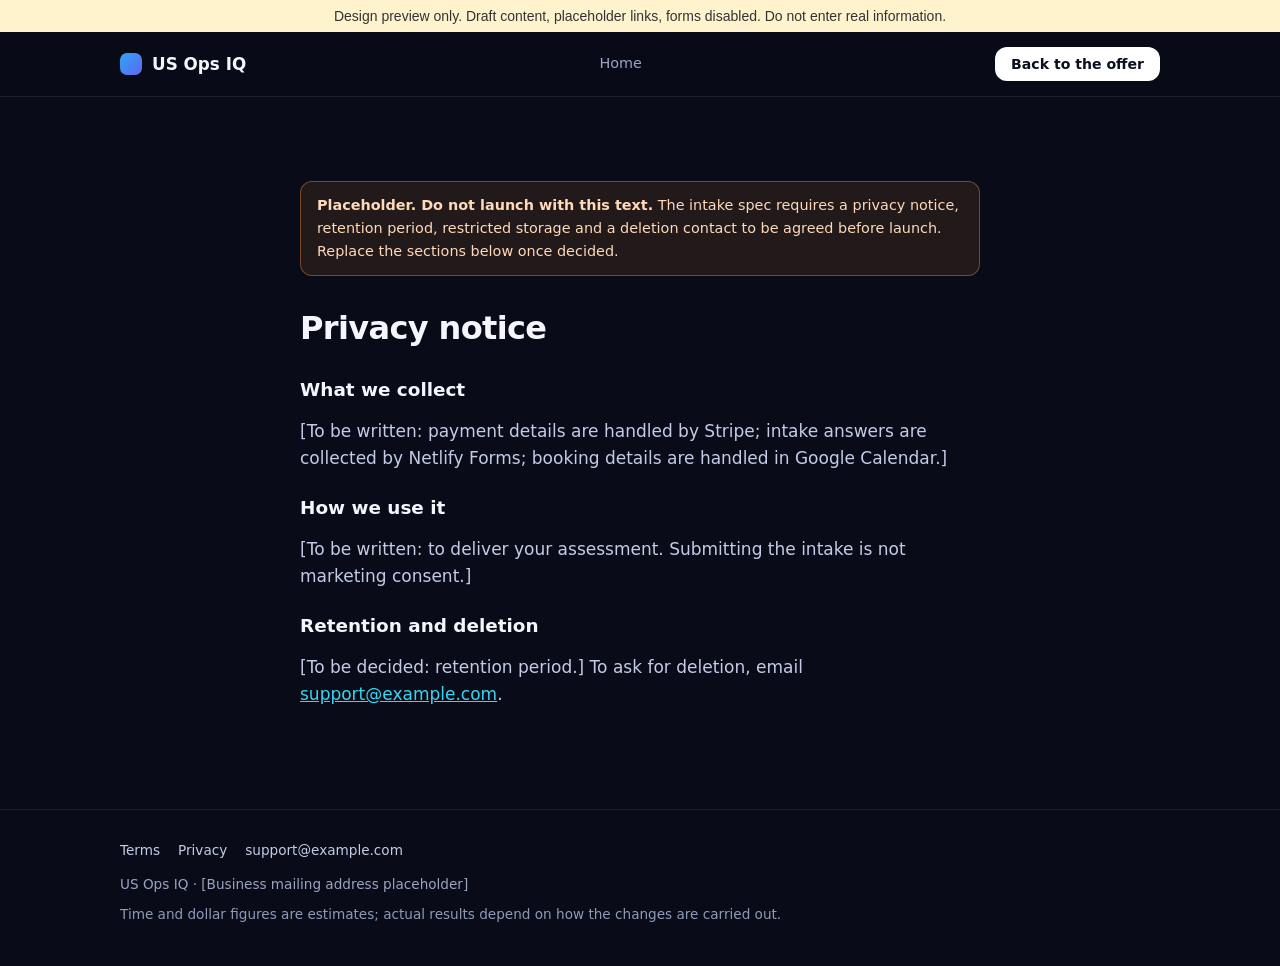
<file: privacy/index.html>
<!doctype html>
<html lang="en">
<head>
<meta charset="utf-8">
<meta name="viewport" content="width=device-width,initial-scale=1">
<title>Privacy | US Ops IQ</title>
<meta name="description" content="Privacy notice placeholder.">
<meta name="robots" content="noindex,nofollow">
<link rel="stylesheet" href="../assets/style.css">
<meta property="og:title" content="Privacy | US Ops IQ">
<meta property="og:description" content="Privacy notice placeholder.">
</head>
<body><div style="background:#fff3cd;color:#333;padding:8px 12px;font:14px sans-serif;text-align:center">Design preview only. Draft content, placeholder links, forms disabled. Do not enter real information.</div>
<header class="site"><div class="wrap">
<a class="brand" href="../"><b>US Ops IQ</b></a>
<nav class="top" aria-label="Main"><a href="../">Home</a></nav>
<a class="btn small" href="../#assessment">Back to the offer</a>
</div></header>
<main><section><div class="wrap narrow legal">
<div class="draftbanner"><strong>Placeholder. Do not launch with this text.</strong> The intake spec requires a privacy notice, retention period, restricted storage and a deletion contact to be agreed before launch. Replace the sections below once decided.</div>
<h1>Privacy notice</h1>
<h2>What we collect</h2><p>[To be written: payment details are handled by Stripe; intake answers are collected by Netlify Forms; booking details are handled in Google Calendar.]</p>
<h2>How we use it</h2><p>[To be written: to deliver your assessment. Submitting the intake is not marketing consent.]</p>
<h2>Retention and deletion</h2><p>[To be decided: retention period.] To ask for deletion, email <a href="mailto:support@example.com">support@example.com</a>.</p>
</div></section></main>
<footer class="site"><div class="wrap">
<div class="links"><a href="../terms/">Terms</a><a href="../privacy/">Privacy</a><a href="mailto:support@example.com">support@example.com</a></div>
<div>US Ops IQ &middot; [Business mailing address placeholder]</div>
<div class="small" style="color:#8e9bb8;margin-top:8px">Time and dollar figures are estimates; actual results depend on how the changes are carried out.</div>
</div></footer>
<script>document.querySelectorAll("form").forEach(function(f){f.addEventListener("submit",function(e){e.preventDefault();alert("Preview only: form submission is disabled.");});});</script></body></html>
</file>
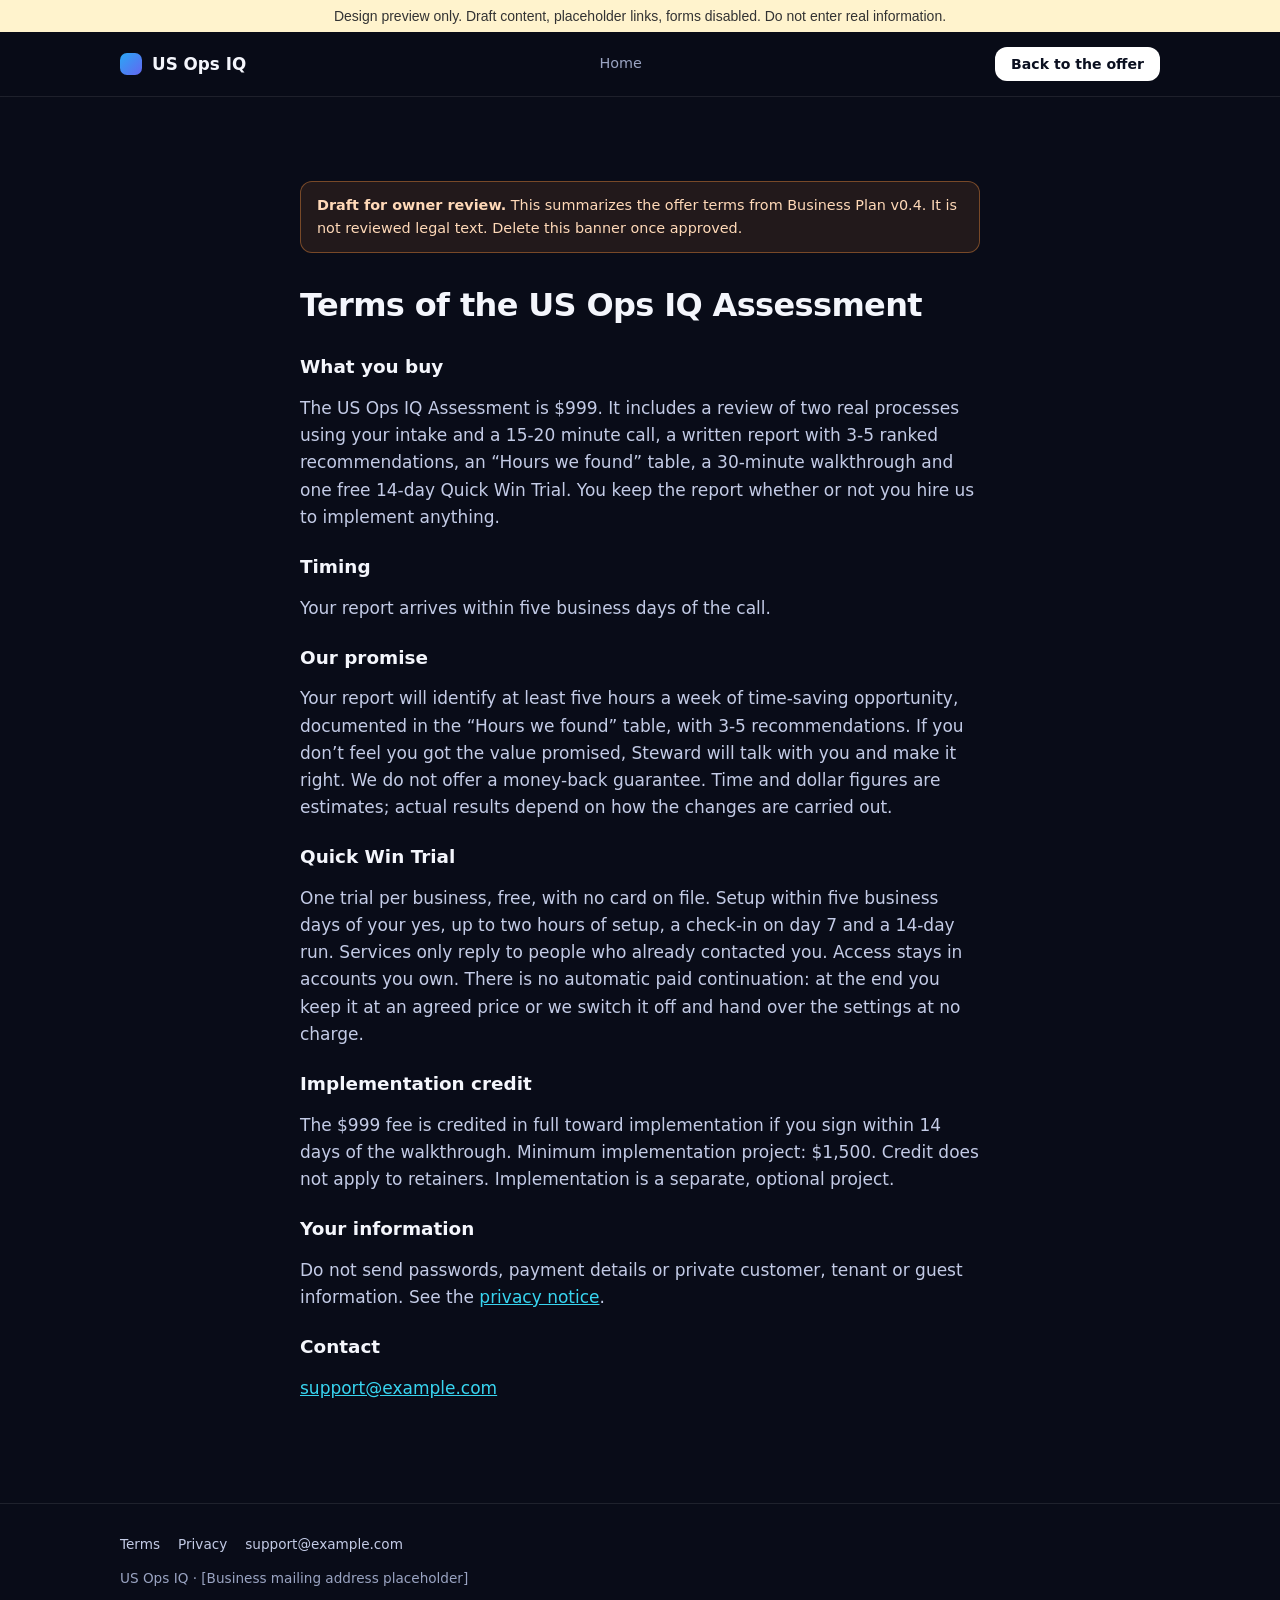
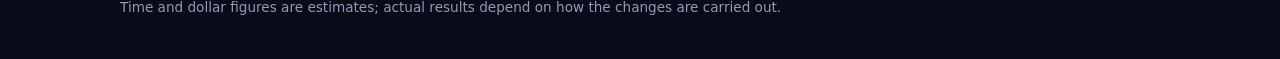
<file: terms/index.html>
<!doctype html>
<html lang="en">
<head>
<meta charset="utf-8">
<meta name="viewport" content="width=device-width,initial-scale=1">
<title>Terms | US Ops IQ</title>
<meta name="description" content="Terms for the US Ops IQ Assessment.">
<meta name="robots" content="noindex,nofollow">
<link rel="stylesheet" href="../assets/style.css">
<meta property="og:title" content="Terms | US Ops IQ">
<meta property="og:description" content="Terms for the US Ops IQ Assessment.">
</head>
<body><div style="background:#fff3cd;color:#333;padding:8px 12px;font:14px sans-serif;text-align:center">Design preview only. Draft content, placeholder links, forms disabled. Do not enter real information.</div>
<header class="site"><div class="wrap">
<a class="brand" href="../"><b>US Ops IQ</b></a>
<nav class="top" aria-label="Main"><a href="../">Home</a></nav>
<a class="btn small" href="../#assessment">Back to the offer</a>
</div></header>
<main><section><div class="wrap narrow legal">
<div class="draftbanner"><strong>Draft for owner review.</strong> This summarizes the offer terms from Business Plan v0.4. It is not reviewed legal text. Delete this banner once approved.</div>
<h1>Terms of the US Ops IQ Assessment</h1>
<h2>What you buy</h2>
<p>The US Ops IQ Assessment is $999. It includes a review of two real processes using your intake and a 15-20 minute call, a written report with 3-5 ranked recommendations, an &ldquo;Hours we found&rdquo; table, a 30-minute walkthrough and one free 14-day Quick Win Trial. You keep the report whether or not you hire us to implement anything.</p>
<h2>Timing</h2>
<p>Your report arrives within five business days of the call.</p>
<h2>Our promise</h2>
<p>Your report will identify at least five hours a week of time-saving opportunity, documented in the &ldquo;Hours we found&rdquo; table, with 3-5 recommendations. If you don&rsquo;t feel you got the value promised, Steward will talk with you and make it right. We do not offer a money-back guarantee. Time and dollar figures are estimates; actual results depend on how the changes are carried out.</p>
<h2>Quick Win Trial</h2>
<p>One trial per business, free, with no card on file. Setup within five business days of your yes, up to two hours of setup, a check-in on day 7 and a 14-day run. Services only reply to people who already contacted you. Access stays in accounts you own. There is no automatic paid continuation: at the end you keep it at an agreed price or we switch it off and hand over the settings at no charge.</p>
<h2>Implementation credit</h2>
<p>The $999 fee is credited in full toward implementation if you sign within 14 days of the walkthrough. Minimum implementation project: $1,500. Credit does not apply to retainers. Implementation is a separate, optional project.</p>
<h2>Your information</h2>
<p>Do not send passwords, payment details or private customer, tenant or guest information. See the <a href="../privacy/">privacy notice</a>.</p>
<h2>Contact</h2>
<p><a href="mailto:support@example.com">support@example.com</a></p>
</div></section></main>
<footer class="site"><div class="wrap">
<div class="links"><a href="../terms/">Terms</a><a href="../privacy/">Privacy</a><a href="mailto:support@example.com">support@example.com</a></div>
<div>US Ops IQ &middot; [Business mailing address placeholder]</div>
<div class="small" style="color:#8e9bb8;margin-top:8px">Time and dollar figures are estimates; actual results depend on how the changes are carried out.</div>
</div></footer>
<script>document.querySelectorAll("form").forEach(function(f){f.addEventListener("submit",function(e){e.preventDefault();alert("Preview only: form submission is disabled.");});});</script></body></html>
</file>
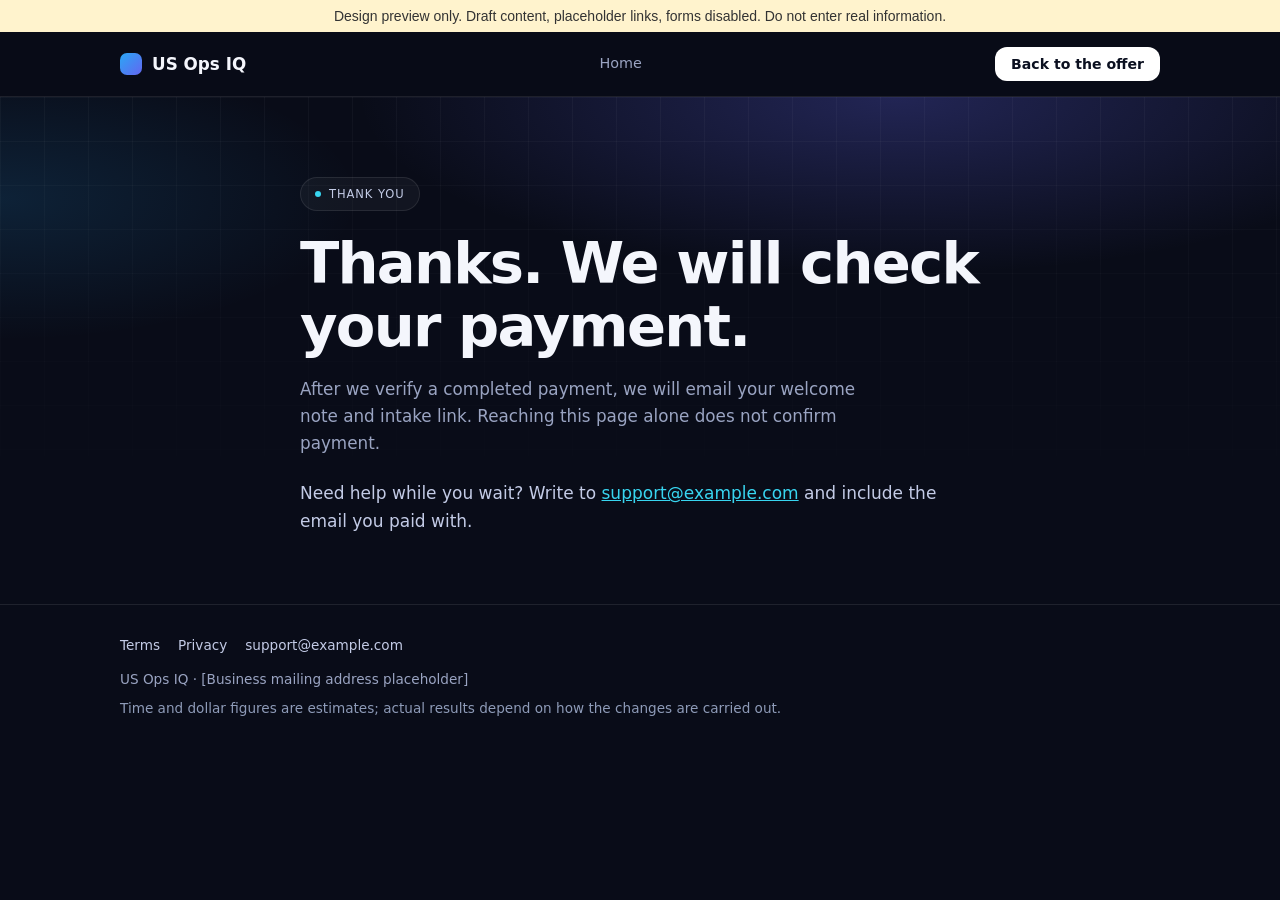
<file: thanks/index.html>
<!doctype html>
<html lang="en">
<head>
<meta charset="utf-8">
<meta name="viewport" content="width=device-width,initial-scale=1">
<title>Thanks | US Ops IQ</title>
<meta name="description" content="After checkout.">
<meta name="robots" content="noindex,nofollow">
<link rel="stylesheet" href="../assets/style.css">
<meta property="og:title" content="Thanks | US Ops IQ">
<meta property="og:description" content="After checkout.">
</head>
<body><div style="background:#fff3cd;color:#333;padding:8px 12px;font:14px sans-serif;text-align:center">Design preview only. Draft content, placeholder links, forms disabled. Do not enter real information.</div>
<header class="site"><div class="wrap">
<a class="brand" href="../"><b>US Ops IQ</b></a>
<nav class="top" aria-label="Main"><a href="../">Home</a></nav>
<a class="btn small" href="../#assessment">Back to the offer</a>
</div></header>
<main><section class="hero"><div class="wrap narrow">
<span class="pill">Thank you</span>
<h1>Thanks. We will check your payment.</h1>
<p class="lead">After we verify a completed payment, we will email your welcome note and intake link. Reaching this page alone does not confirm payment.</p>
<p>Need help while you wait? Write to <a href="mailto:support@example.com">support@example.com</a> and include the email you paid with.</p>
</div></section></main>
<footer class="site"><div class="wrap">
<div class="links"><a href="../terms/">Terms</a><a href="../privacy/">Privacy</a><a href="mailto:support@example.com">support@example.com</a></div>
<div>US Ops IQ &middot; [Business mailing address placeholder]</div>
<div class="small" style="color:#8e9bb8;margin-top:8px">Time and dollar figures are estimates; actual results depend on how the changes are carried out.</div>
</div></footer>
<script>document.querySelectorAll("form").forEach(function(f){f.addEventListener("submit",function(e){e.preventDefault();alert("Preview only: form submission is disabled.");});});</script></body></html>
</file>
<file: assets/style.css>
:root{--bg:#090c18;--bg2:#0d1122;--card:#12172b;--card2:#171d36;--line:rgba(255,255,255,.09);--ink:#f4f6fc;--muted:#9aa4c2;--violet:#6366f1;--indigo:#4f46e5;--blue:#2aa7f5;--cyan:#38d5f0;--lime:#c6f32f;--max:1080px}
*{box-sizing:border-box}
html{-webkit-text-size-adjust:100%;scroll-behavior:smooth}
body{margin:0;font:16px/1.6 Inter,system-ui,-apple-system,"Segoe UI",Roboto,Helvetica,Arial,sans-serif;color:var(--ink);background:var(--bg)}
a{color:var(--cyan)}
.wrap{max-width:var(--max);margin:0 auto;padding:0 20px}
.narrow{max-width:720px}
header.site{position:sticky;top:0;z-index:20;background:rgba(9,12,24,.82);backdrop-filter:blur(10px);-webkit-backdrop-filter:blur(10px);border-bottom:1px solid var(--line)}
header.site .wrap{display:flex;align-items:center;justify-content:space-between;min-height:64px;gap:12px}
.brand{display:flex;align-items:center;gap:10px;font-weight:700;font-size:1.05rem;color:var(--ink);text-decoration:none}
.brand:before{content:"";width:22px;height:22px;border-radius:7px;background:linear-gradient(135deg,var(--blue),var(--violet))}
.brand b{font-weight:700}
nav.top{display:none;gap:26px}
nav.top a{color:var(--muted);text-decoration:none;font-size:.9rem}
nav.top a:hover{color:#fff}
.btn{display:inline-block;background:linear-gradient(90deg,var(--indigo),var(--blue));color:#fff;font-weight:650;text-decoration:none;padding:15px 24px;border-radius:12px;border:0;font-size:.98rem;text-align:center;cursor:pointer;line-height:1.2;box-shadow:0 8px 30px rgba(79,70,229,.4)}
.btn:hover{filter:brightness(1.1)}
.btn.small{padding:9px 16px;font-size:.88rem;background:#fff;color:#0b1020;box-shadow:none}
.btn.ghost{background:rgba(255,255,255,.04);color:var(--ink);border:1px solid var(--line);box-shadow:none}
.btn.lime{background:var(--lime);color:#0b1020;box-shadow:none}
.btns{display:flex;flex-direction:column;align-items:flex-start;gap:12px}
.hero{position:relative;overflow:hidden;padding:44px 0 36px;background:radial-gradient(60% 50% at 70% 0%,rgba(99,102,241,.28),transparent 70%),radial-gradient(40% 40% at 0% 20%,rgba(42,167,245,.14),transparent 70%),var(--bg)}
.hero:before{content:"";position:absolute;inset:0;background-image:linear-gradient(rgba(255,255,255,.035) 1px,transparent 1px),linear-gradient(90deg,rgba(255,255,255,.035) 1px,transparent 1px);background-size:44px 44px;-webkit-mask-image:linear-gradient(#000,transparent 85%);mask-image:linear-gradient(#000,transparent 85%);pointer-events:none}
.hero .wrap{position:relative}
.pill{display:inline-flex;align-items:center;gap:8px;border:1px solid var(--line);background:rgba(255,255,255,.04);border-radius:99px;padding:7px 14px;font-size:.72rem;letter-spacing:.08em;text-transform:uppercase;color:#c3cbe6;margin-bottom:22px}
.pill:before{content:"";width:6px;height:6px;border-radius:50%;background:var(--cyan)}
.hero h1{font-size:2.2rem;line-height:1.08;margin:0 0 18px;letter-spacing:-.03em;font-weight:800}
.grad{background:linear-gradient(90deg,#7c83ff,var(--cyan));-webkit-background-clip:text;background-clip:text;color:transparent}
.hero p.lead{color:var(--muted);font-size:1.05rem;margin:0 0 24px;max-width:560px}
.hero .note{font-size:.85rem;color:var(--muted);margin-top:14px}
.pricetag{display:inline-block;margin:0 0 22px;color:#dfe5fb;font-size:.98rem}
.pricetag strong{color:#fff}
.mapcard{margin-top:34px;background:rgba(18,23,43,.85);border:1px solid var(--line);border-radius:20px;padding:16px 16px 18px;box-shadow:0 30px 80px rgba(79,70,229,.25)}
.dots{display:flex;gap:6px;margin:2px 0 12px}.dots i{width:9px;height:9px;border-radius:50%;background:rgba(255,255,255,.18)}
.maplabel{font-size:.68rem;letter-spacing:.12em;text-transform:uppercase;color:var(--muted);margin:0 0 12px}
.row{display:flex;align-items:center;gap:12px;background:#0c1020;border:1px solid var(--line);border-radius:12px;padding:12px;margin-bottom:9px}
.row .n{flex:none;width:30px;height:30px;border-radius:8px;background:#1b2140;display:flex;align-items:center;justify-content:center;font-weight:700;font-size:.85rem}
.row b{display:block;font-size:.92rem}.row small{color:var(--muted);font-size:.78rem;display:block;line-height:1.35}
.row .t{margin-left:auto;flex:none;font-size:.7rem;padding:4px 10px;border-radius:99px;background:#222845;color:#c3cbe6;font-weight:600}
.row.hot{background:linear-gradient(90deg,#4f46e5,#5b54f0);border-color:transparent}
.row.hot .n{background:#fff;color:var(--indigo)}.row.hot small{color:#dcdcff}
.row.hot .t{background:var(--lime);color:#0b1020}
.stats{display:grid;grid-template-columns:1fr 1fr;border:1px solid var(--line);border-radius:16px;background:rgba(18,23,43,.6);margin-top:34px;overflow:hidden}
.stats div{padding:16px 18px;border-right:1px solid var(--line);border-bottom:1px solid var(--line)}
.stats div:nth-child(2n){border-right:0}.stats div:nth-last-child(-n+2){border-bottom:0}
.stats b{display:block;font-size:1.02rem}.stats span{font-size:.82rem;color:var(--muted)}
section{padding:56px 0}
.eyebrow{font-size:.72rem;letter-spacing:.14em;text-transform:uppercase;color:#8b93ff;font-weight:600;margin:0 0 14px}
h1,h2,h3{color:var(--ink)}
h2{font-size:1.9rem;line-height:1.12;margin:0 0 20px;letter-spacing:-.025em;font-weight:800}
h3{font-size:1.1rem;margin:0 0 8px}
.cards{display:grid;gap:14px}
.card{background:var(--card);border:1px solid var(--line);border-radius:18px;padding:22px}
.card p{margin:0;color:var(--muted);font-size:.95rem}
.card .num{display:inline-flex;width:34px;height:34px;border-radius:9px;background:#1d2345;color:#a6adff;font-size:.8rem;font-weight:700;align-items:center;justify-content:center;margin-bottom:26px}
.card.hot{background:linear-gradient(160deg,#4f46e5,#4038c9);border-color:transparent;box-shadow:0 20px 50px rgba(79,70,229,.35)}
.card.hot p{color:#e4e4ff}.card.hot .num{background:rgba(255,255,255,.2);color:#fff}
.card ul.check{margin-top:4px}
.block{background:linear-gradient(145deg,#161a52,#0e1233 60%);border:1px solid var(--line);border-radius:28px;padding:28px 22px;position:relative;overflow:hidden}
.block:after{content:"";position:absolute;right:-60px;top:-60px;width:240px;height:240px;border-radius:50%;background:radial-gradient(circle,rgba(42,167,245,.35),transparent 70%)}
.block>*{position:relative;z-index:1}
.big{display:flex;align-items:flex-start;line-height:.95;margin:6px 0 14px}
.big sup{font-size:2rem;color:var(--lime);font-weight:800;margin:10px 6px 0 0}
.big span{font-size:5.5rem;font-weight:800;letter-spacing:-.05em}
.block p.desc{color:#b4bcdc;max-width:360px;margin:0 0 20px}
.inc{background:rgba(255,255,255,.05);border:1px solid var(--line);border-radius:16px;padding:6px 18px;margin-top:22px}
.inc li{list-style:none;display:flex;gap:16px;padding:13px 0;border-bottom:1px solid var(--line);font-size:.95rem}
.inc li:last-child{border:0}.inc li b{color:var(--cyan);font-size:.78rem;padding-top:2px;flex:none}
.inc{padding-left:18px;margin-bottom:0}
ul.check{list-style:none;padding:0;margin:0}
ul.check li{padding-left:28px;position:relative;margin:0 0 12px;color:#d6dcf2}
ul.check li:before{content:"";position:absolute;left:0;top:.45em;width:14px;height:14px;border-radius:50%;background:var(--lime)}
ul.check li:after{content:"";position:absolute;left:4.5px;top:.55em;width:3px;height:7px;border:solid #0b1020;border-width:0 2px 2px 0;transform:rotate(45deg)}
.steps{list-style:none;padding:0;margin:0;display:grid;gap:14px}
.steps li{background:var(--card);border:1px solid var(--line);border-radius:18px;padding:20px 20px 20px 66px;position:relative;color:var(--muted);font-size:.95rem}
.steps .n{position:absolute;left:18px;top:18px;width:36px;height:36px;border-radius:10px;background:#1d2345;color:#a6adff;font-weight:700;display:flex;align-items:center;justify-content:center}
.steps strong{display:block;color:var(--ink);margin-bottom:3px;font-size:1.02rem}
.guarantee{border:1px solid var(--line);border-left:4px solid var(--lime);background:var(--card);padding:22px;border-radius:6px 18px 18px 6px}
.small{font-size:.85rem;color:var(--muted)}
.guarantee p{color:#d6dcf2}
p{color:#c3cbe6}
details{background:var(--card);border:1px solid var(--line);border-radius:14px;margin:0 0 10px}
details summary{cursor:pointer;padding:16px 50px 16px 20px;font-weight:600;list-style:none;position:relative}
details summary::-webkit-details-marker{display:none}
details summary:after{content:"+";position:absolute;right:20px;top:11px;font-size:1.5rem;color:var(--cyan)}
details[open] summary:after{content:"\2212"}
details .body{padding:0 20px 16px}
details .body p{margin:0 0 10px}
.ctabox{text-align:center;background:radial-gradient(60% 80% at 50% 100%,rgba(99,102,241,.35),transparent 70%),var(--card);border:1px solid var(--line);border-radius:26px;padding:46px 20px}
.ctabox h2{margin-bottom:12px}.ctabox p{margin:0 0 22px;color:var(--muted)}
footer.site{border-top:1px solid var(--line);padding:30px 0 40px;font-size:.85rem;color:var(--muted)}
footer.site a{color:#c3cbe6;text-decoration:none}
footer.site .links{display:flex;flex-wrap:wrap;gap:6px 18px;margin:0 0 12px}
.formframe{border:1px solid var(--line);border-radius:18px;overflow:hidden;background:#fff;min-height:520px}
.formframe iframe{width:100%;min-height:900px;border:0;display:block}
.warn{background:rgba(251,146,60,.1);border:1px solid rgba(251,146,60,.4);border-radius:14px;padding:14px 18px;margin:0 0 20px;color:#ffd9b8}
.sections{display:grid;gap:12px;margin:0;padding:0;list-style:none}
.sections li{background:var(--card);border:1px solid var(--line);border-radius:14px;padding:16px 18px;color:var(--muted);font-size:.95rem}
.sections b{color:var(--ink)}
.legal h1{font-size:2rem;letter-spacing:-.02em}
.legal h2{font-size:1.15rem;margin:26px 0 8px;letter-spacing:0}
.draftbanner{background:rgba(251,146,60,.1);border:1px solid rgba(251,146,60,.4);color:#ffd9b8;padding:12px 16px;border-radius:12px;margin:0 0 22px;font-size:.9rem}
@media(min-width:820px){
 body{font-size:17px}
 nav.top{display:flex}
 .hero{padding:80px 0 52px}
 .hero .wrap.split{display:grid;grid-template-columns:1.15fr 1fr;gap:48px;align-items:center}
 .hero h1{font-size:3.6rem}
 .btns{flex-direction:row;align-items:center}
 .mapcard{margin-top:0}
 .stats{grid-template-columns:repeat(4,1fr)}
 .stats div{border-bottom:0!important;border-right:1px solid var(--line)!important}.stats div:last-child{border-right:0!important}
 section{padding:84px 0}
 h2{font-size:2.6rem}
 .cards.three{grid-template-columns:repeat(3,1fr)}
 .block{padding:56px;display:grid;grid-template-columns:1fr 1fr;gap:40px;align-items:center;margin:0 -10px}
 .inc{margin-top:0}
 .steps{grid-template-columns:repeat(3,1fr)}
 .steps li{padding:74px 22px 22px}
 .steps .n{left:22px;top:22px}
 .sections{grid-template-columns:1fr 1fr}
}
.hero.plain .wrap{display:block}
.brand{white-space:nowrap}.btn.small{white-space:nowrap}
.lg{display:none}
@media(min-width:560px){.lg{display:inline}}

/* Native intake, no third-party embed. */
fieldset{border:1px solid var(--line);border-radius:18px;padding:22px;margin:28px 0;background:var(--card)}
legend{font-size:1.2rem;font-weight:700;padding:0 8px;color:var(--ink)}
.field{margin:0 0 20px}.field label{display:block;font-weight:600;margin-bottom:8px;color:var(--ink)}
input,textarea,select{width:100%;min-width:0;border:1px solid #667394;border-radius:8px;background:#0c1020;color:var(--ink);padding:12px;font:inherit;line-height:1.4}textarea{resize:vertical}input:focus,textarea:focus,select:focus{outline:2px solid var(--cyan);outline-offset:2px}
.hint{font-size:.85rem;color:var(--muted);margin:7px 0 0}.required{color:#ffc28c}.checkbox{display:flex;gap:12px;align-items:flex-start}.checkbox input{width:22px;height:22px;flex:none;margin-top:3px}.honeypot{display:none}.refcard p{margin-bottom:16px}.refcard .field{margin-bottom:0}.fieldgrid{display:grid;gap:0}form details .body{padding-top:14px}form button{min-height:48px}form [hidden]{display:none!important}
@media(min-width:600px){.fieldgrid{grid-template-columns:1fr 1fr 1fr;gap:14px}}
.plain{margin:14px 0 0 1.2em;padding:0;color:inherit}.plain li{margin:8px 0;line-height:1.55}

.pair{display:grid;gap:28px;margin-top:36px;align-items:center}
@media(min-width:860px){.pair{grid-template-columns:1fr 1fr;gap:48px}.pair .mapcard{margin-top:0}}
.hero h1{max-width:900px}
</file>
